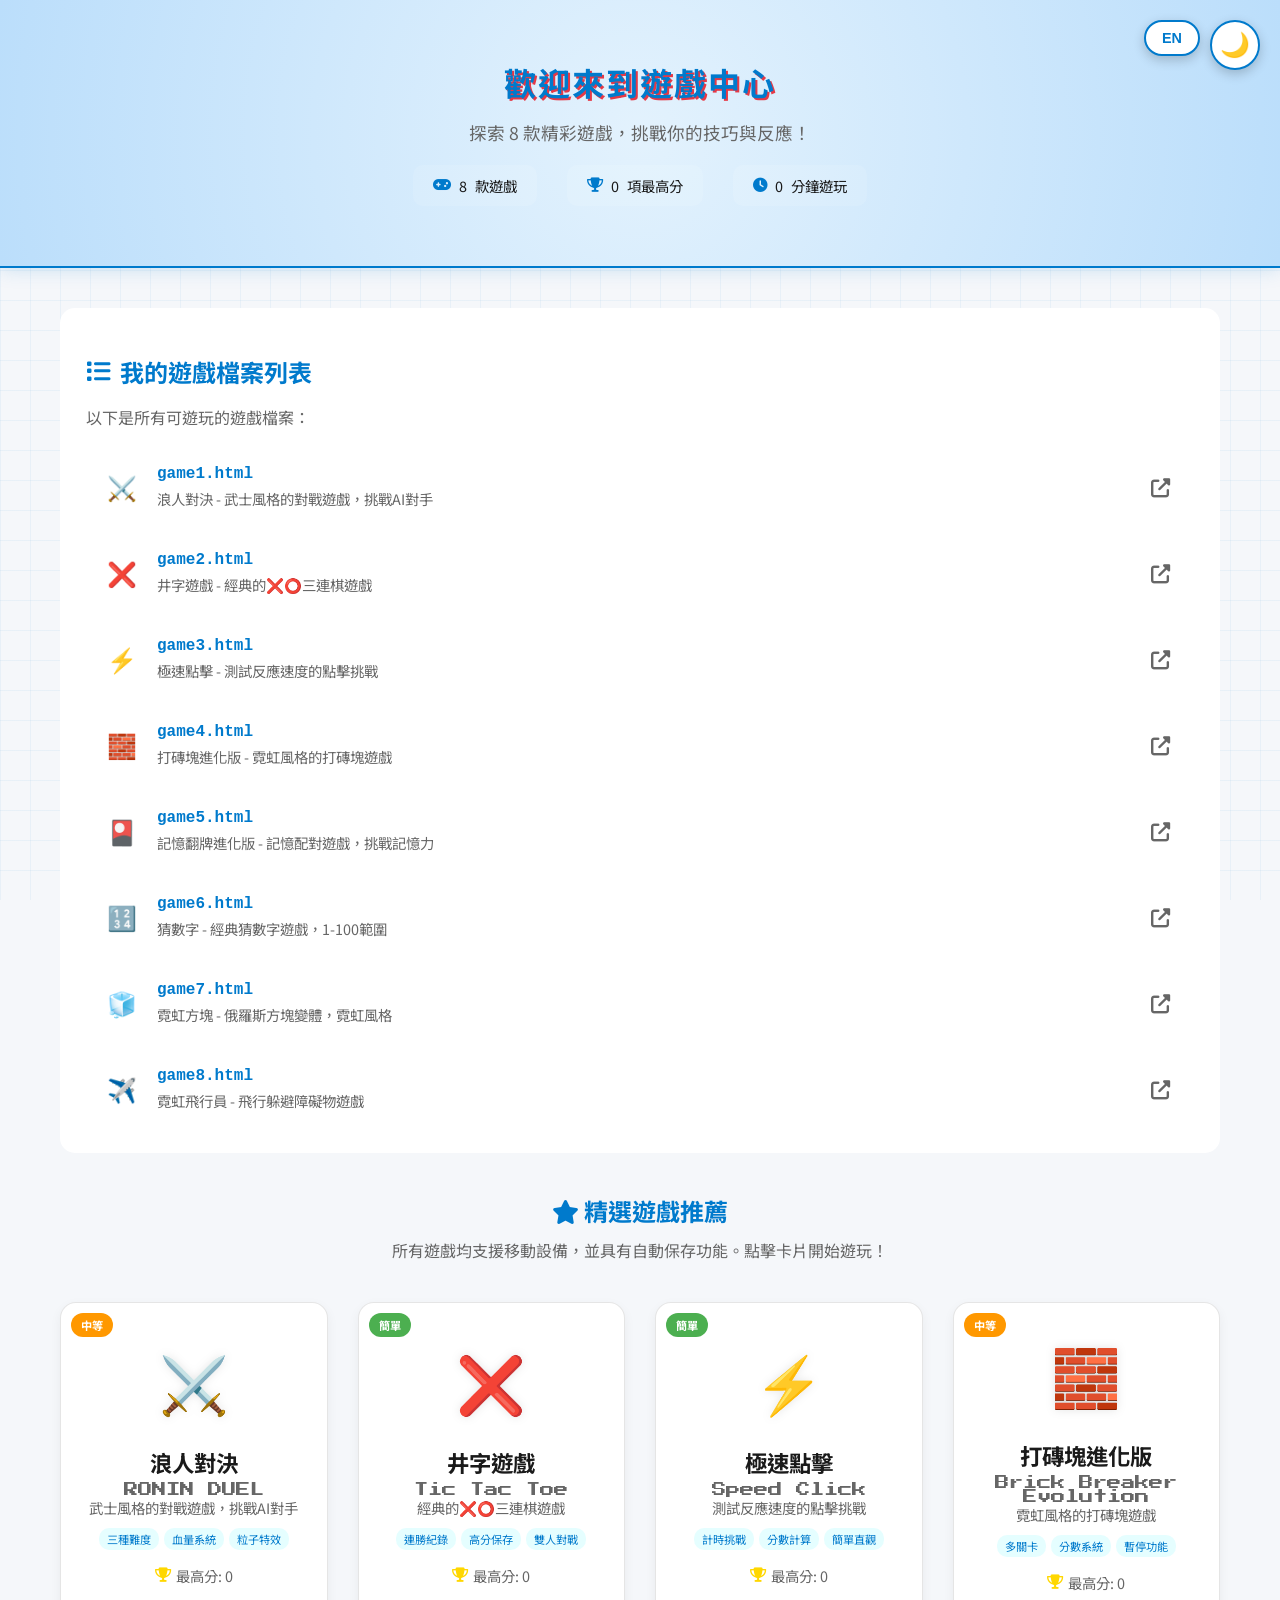
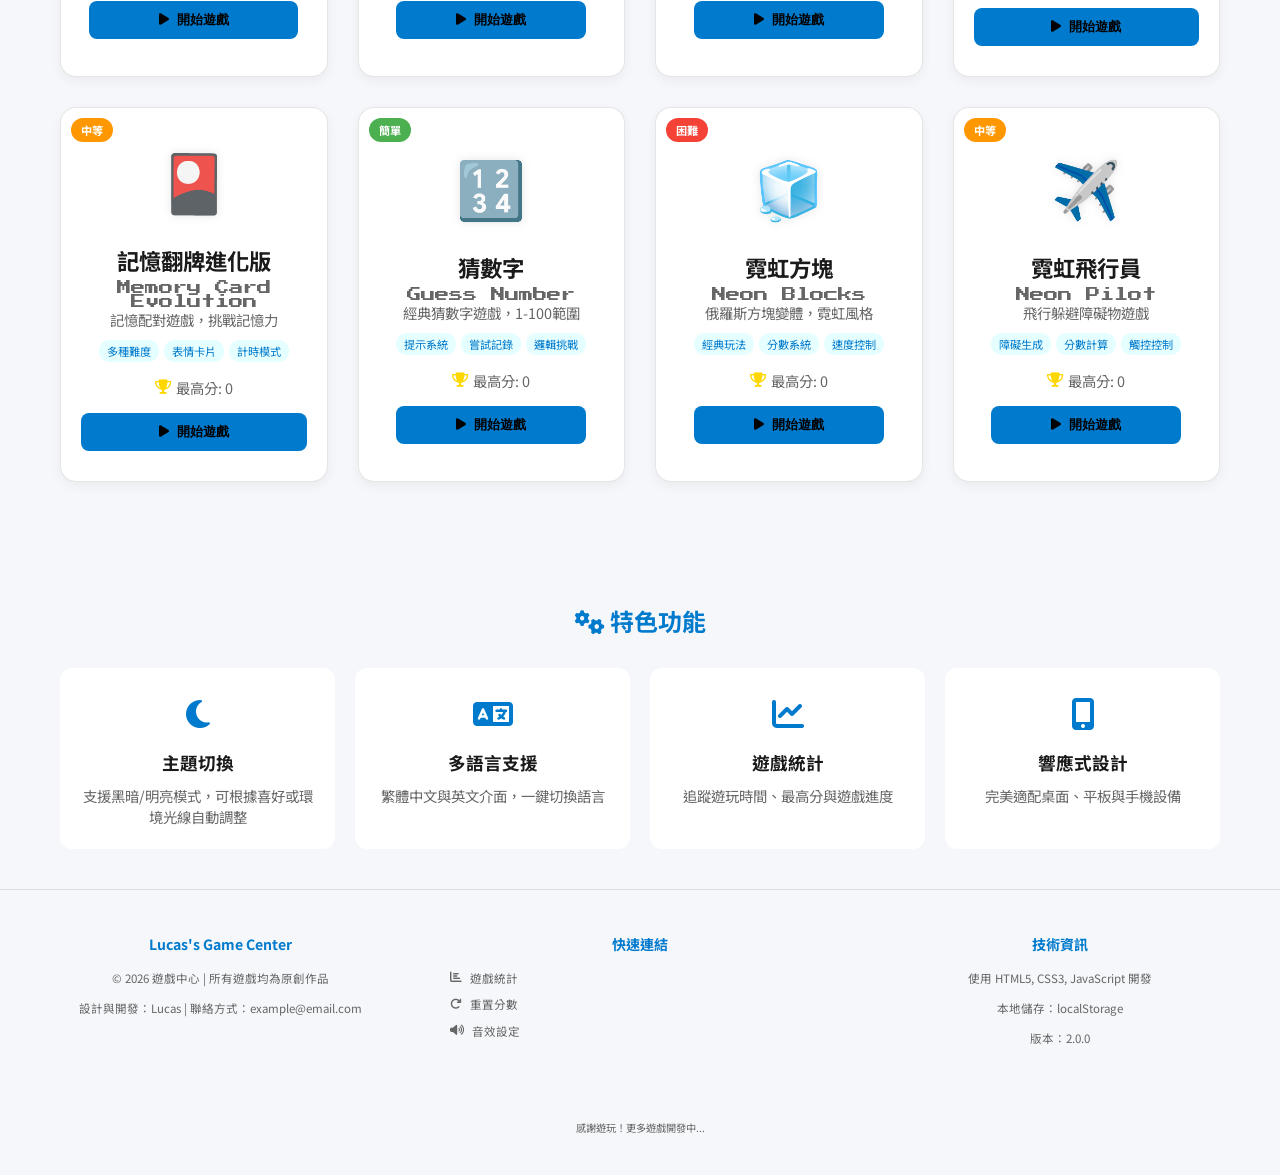
<file: index.html>
<!DOCTYPE html>
<html lang="zh-HK">
<head>
    <meta charset="UTF-8">
    <meta name="viewport" content="width=device-width, initial-scale=1.0">
    <title>Lucas's Game Center - 遊戲中心</title>
    <link rel="stylesheet" href="style.css">
    <link rel="preconnect" href="https://fonts.googleapis.com">
    <link rel="preconnect" href="https://fonts.gstatic.com" crossorigin>
    <link href="https://fonts.googleapis.com/css2?family=Noto+Sans+TC:wght@300;400;500;700&family=Press+Start+2P&display=swap" rel="stylesheet">
    <link rel="stylesheet" href="https://cdnjs.cloudflare.com/ajax/libs/font-awesome/6.4.0/css/all.min.css">
</head>
<body>
    <!-- 背景裝飾 -->
    <div class="bg-overlay"></div>

    <!-- 主題切換按鈕 -->
    <button id="themeToggle" class="theme-toggle" onclick="ThemeManager.toggleTheme()" title="切換主題">
        🌙
    </button>

    <!-- 語言切換按鈕 -->
    <button id="languageToggle" class="language-toggle" onclick="LanguageManager.toggleLanguage()" title="切換語言">
        中文
    </button>

    <!-- 頁首 -->
    <header>
        <h1 data-i18n="welcome">歡迎來到遊戲中心</h1>
        <p class="subtitle">探索 8 款精彩遊戲，挑戰你的技巧與反應！</p>
        <div class="header-stats">
            <span class="stat-item"><i class="fas fa-gamepad"></i> <span id="totalGames">8</span> 款遊戲</span>
            <span class="stat-item"><i class="fas fa-trophy"></i> <span id="totalHighScores">0</span> 項最高分</span>
            <span class="stat-item"><i class="fas fa-clock"></i> <span id="totalPlayTime">0</span> 分鐘遊玩</span>
        </div>
    </header>

    <!-- 主要內容 -->
    <main class="container">
        <!-- 遊戲列表區塊 -->
        <div class="game-list-section">
            <h2><i class="fas fa-list"></i> 我的遊戲檔案列表</h2>
            <p>以下是所有可遊玩的遊戲檔案：</p>
            <div class="file-list" id="fileList">
                <!-- 遊戲檔案列表將由 JavaScript 動態生成 -->
            </div>
        </div>

        <div class="intro-section">
            <h2><i class="fas fa-star"></i> 精選遊戲推薦</h2>
            <p>所有遊戲均支援移動設備，並具有自動保存功能。點擊卡片開始遊玩！</p>
        </div>

        <!-- 遊戲卡片網格 -->
        <div class="game-grid" id="gameGrid">
            <!-- 遊戲卡片將由 JavaScript 動態生成 -->
        </div>

        <!-- 功能介紹 -->
        <div class="features-section">
            <h2><i class="fas fa-cogs"></i> 特色功能</h2>
            <div class="features-grid">
                <div class="feature-card">
                    <div class="feature-icon">
                        <i class="fas fa-moon"></i>
                    </div>
                    <h3>主題切換</h3>
                    <p>支援黑暗/明亮模式，可根據喜好或環境光線自動調整</p>
                </div>
                <div class="feature-card">
                    <div class="feature-icon">
                        <i class="fas fa-language"></i>
                    </div>
                    <h3>多語言支援</h3>
                    <p>繁體中文與英文介面，一鍵切換語言</p>
                </div>
                <div class="feature-card">
                    <div class="feature-icon">
                        <i class="fas fa-chart-line"></i>
                    </div>
                    <h3>遊戲統計</h3>
                    <p>追蹤遊玩時間、最高分與遊戲進度</p>
                </div>
                <div class="feature-card">
                    <div class="feature-icon">
                        <i class="fas fa-mobile-alt"></i>
                    </div>
                    <h3>響應式設計</h3>
                    <p>完美適配桌面、平板與手機設備</p>
                </div>
            </div>
        </div>
    </main>

    <!-- 頁尾 -->
    <footer>
        <div class="footer-content">
            <div class="footer-section">
                <h3>Lucas's Game Center</h3>
                <p>© 2026 遊戲中心 | 所有遊戲均為原創作品</p>
                <p>設計與開發：Lucas | 聯絡方式：example@email.com</p>
            </div>
            <div class="footer-section">
                <h3>快速連結</h3>
                <ul>
                    <li><a href="#" onclick="showGameStats()"><i class="fas fa-chart-bar"></i> 遊戲統計</a></li>
                    <li><a href="#" onclick="resetAllScores()"><i class="fas fa-redo"></i> 重置分數</a></li>
                    <li><a href="#" onclick="toggleAudioSettings()"><i class="fas fa-volume-up"></i> 音效設定</a></li>
                </ul>
            </div>
            <div class="footer-section">
                <h3>技術資訊</h3>
                <p>使用 HTML5, CSS3, JavaScript 開發</p>
                <p>本地儲存：localStorage</p>
                <p>版本：2.0.0</p>
            </div>
        </div>
        <div class="footer-bottom">
            <p>感謝遊玩！更多遊戲開發中...</p>
        </div>
    </footer>

    <!-- 引入共用工具庫 -->
    <script src="common.js"></script>

    <!-- 主頁面 JavaScript -->
    <script>
        // 遊戲數據
        const games = [
            {
                id: 1,
                name: "浪人對決",
                englishName: "RONIN DUEL",
                file: "game1.html",
                icon: "⚔️",
                difficulty: "medium",
                color: "#00f2ff",
                description: "武士風格的對戰遊戲，挑戰AI對手",
                features: ["三種難度", "血量系統", "粒子特效"]
            },
            {
                id: 2,
                name: "井字遊戲",
                englishName: "Tic Tac Toe",
                file: "game2.html",
                icon: "❌",
                difficulty: "easy",
                color: "#ff0077",
                description: "經典的❌⭕三連棋遊戲",
                features: ["連勝紀錄", "高分保存", "雙人對戰"]
            },
            {
                id: 3,
                name: "極速點擊",
                englishName: "Speed Click",
                file: "game3.html",
                icon: "⚡",
                difficulty: "easy",
                color: "#7000ff",
                description: "測試反應速度的點擊挑戰",
                features: ["計時挑戰", "分數計算", "簡單直觀"]
            },
            {
                id: 4,
                name: "打磚塊進化版",
                englishName: "Brick Breaker Evolution",
                file: "game4.html",
                icon: "🧱",
                difficulty: "medium",
                color: "#39ff14",
                description: "霓虹風格的打磚塊遊戲",
                features: ["多關卡", "分數系統", "暫停功能"]
            },
            {
                id: 5,
                name: "記憶翻牌進化版",
                englishName: "Memory Card Evolution",
                file: "game5.html",
                icon: "🎴",
                difficulty: "medium",
                color: "#ffd700",
                description: "記憶配對遊戲，挑戰記憶力",
                features: ["多種難度", "表情卡片", "計時模式"]
            },
            {
                id: 6,
                name: "猜數字",
                englishName: "Guess Number",
                file: "game6.html",
                icon: "🔢",
                difficulty: "easy",
                color: "#00f2ff",
                description: "經典猜數字遊戲，1-100範圍",
                features: ["提示系統", "嘗試記錄", "邏輯挑戰"]
            },
            {
                id: 7,
                name: "霓虹方塊",
                englishName: "Neon Blocks",
                file: "game7.html",
                icon: "🧊",
                difficulty: "hard",
                color: "#ff0077",
                description: "俄羅斯方塊變體，霓虹風格",
                features: ["經典玩法", "分數系統", "速度控制"]
            },
            {
                id: 8,
                name: "霓虹飛行員",
                englishName: "Neon Pilot",
                file: "game8.html",
                icon: "✈️",
                difficulty: "medium",
                color: "#7000ff",
                description: "飛行躲避障礙物遊戲",
                features: ["障礙生成", "分數計算", "觸控控制"]
            }
        ];

        // 難度標籤文字
        const difficultyLabels = {
            easy: "簡單",
            medium: "中等",
            hard: "困難"
        };

        // 難度顏色
        const difficultyColors = {
            easy: "#4CAF50",
            medium: "#FF9800",
            hard: "#F44336"
        };

        // 初始化頁面
        document.addEventListener('DOMContentLoaded', function() {
            renderGameCards();
            renderFileList();
            updateStats();
            setupEventListeners();
        });

        // 渲染遊戲檔案列表
        function renderFileList() {
            const fileList = document.getElementById('fileList');
            fileList.innerHTML = '';
            
            games.forEach(game => {
                const fileItem = document.createElement('div');
                fileItem.className = 'file-item';
                fileItem.innerHTML = `
                    <div class="file-icon">${game.icon}</div>
                    <div class="file-info">
                        <div class="file-name">${game.file}</div>
                        <div class="file-desc">${game.name} - ${game.description}</div>
                    </div>
                    <a href="${game.file}" class="file-link" title="直接開啟遊戲">
                        <i class="fas fa-external-link-alt"></i>
                    </a>
                `;
                fileList.appendChild(fileItem);
            });
        }

        // 渲染遊戲卡片
        function renderGameCards() {
            const gameGrid = document.getElementById('gameGrid');
            gameGrid.innerHTML = '';

            games.forEach(game => {
                const highScore = GameUtils.getHighScore(game.englishName);
                const card = document.createElement('div');
                card.className = 'game-card';
                card.innerHTML = `
                    <div class="game-badge ${game.difficulty}" style="background-color: ${difficultyColors[game.difficulty]}">
                        ${difficultyLabels[game.difficulty]}
                    </div>
                    <div class="icon-wrapper" style="color: ${game.color}">
                        ${game.icon}
                    </div>
                    <div class="card-content">
                        <h3>${game.name}</h3>
                        <p class="game-english">${game.englishName}</p>
                        <p class="game-description">${game.description}</p>
                        <div class="game-features">
                            ${game.features.map(feature => `<span class="feature-tag">${feature}</span>`).join('')}
                        </div>
                        <div class="game-stats">
                            <div class="high-score">
                                <i class="fas fa-trophy"></i>
                                <span>最高分: ${highScore}</span>
                            </div>
                        </div>
                        <button class="play-btn" onclick="playGame('${game.file}')">
                            <i class="fas fa-play"></i> 開始遊戲
                        </button>
                    </div>
                `;
                gameGrid.appendChild(card);
            });
        }

        // 更新統計數據
        function updateStats() {
            // 計算總最高分數量
            let totalHighScores = 0;
            games.forEach(game => {
                if (GameUtils.getHighScore(game.englishName) > 0) {
                    totalHighScores++;
                }
            });
            document.getElementById('totalHighScores').textContent = totalHighScores;

            // 計算總遊玩時間（從遊戲統計）
            const stats = GameStats.getStats('all');
            let totalPlayTime = 0;
            Object.values(stats).forEach(gameStats => {
                totalPlayTime += gameStats.playTime || 0;
            });
            const totalMinutes = Math.floor(totalPlayTime / (1000 * 60));
            document.getElementById('totalPlayTime').textContent = totalMinutes;
        }

        // 設置事件監聽器
        function setupEventListeners() {
            // 主題變化時更新卡片
            document.addEventListener('themechange', function() {
                // 主題變化會自動透過 CSS 處理
                console.log('主題已變更');
            });

            // 語言變化時更新文字
            document.addEventListener('languagechange', function() {
                // 語言變化會由 LanguageManager 自動處理
                console.log('語言已變更');
            });
        }

        // 開始遊戲
        function playGame(gameFile) {
            // 記錄遊戲開始
            const game = games.find(g => g.file === gameFile);
            if (game) {
                GameStats.recordGameStart(game.englishName);
            }
            
            // 顯示載入提示
            GameUtils.showNotification('載入遊戲中...', 'info', 1500);
            
            // 跳轉到遊戲頁面
            setTimeout(() => {
                window.location.href = gameFile;
            }, 500);
        }

        // 顯示遊戲統計
        function showGameStats() {
            GameStats.showStatsPanel();
        }

        // 重置所有分數
        function resetAllScores() {
            if (confirm('確定要重置所有遊戲的最高分嗎？此操作無法復原。')) {
                games.forEach(game => {
                    localStorage.removeItem(`highscore_${game.englishName}`);
                });
                GameUtils.showNotification('所有最高分已重置', 'success');
                renderGameCards();
                updateStats();
            }
        }

        // 切換音效設定
        function toggleAudioSettings() {
            GameUtils.showNotification('音效設定功能開發中...', 'info');
        }

        // 3D 視圖切換（保留現有功能）
        function toggle3DView() {
            GameUtils.showNotification('3D 視圖功能開發中...', 'info');
        }
    </script>

    <!-- 額外樣式 -->
    <style>
        .header-stats {
            display: flex;
            justify-content: center;
            gap: 30px;
            margin-top: 20px;
            flex-wrap: wrap;
        }
        
        .stat-item {
            background: rgba(255, 255, 255, 0.1);
            padding: 10px 20px;
            border-radius: 10px;
            font-size: 0.9em;
            display: flex;
            align-items: center;
            gap: 8px;
        }
        
        .stat-item i {
            color: var(--primary-color);
        }
        
        .game-list-section {
            background: var(--card-bg);
            padding: 25px;
            border-radius: 15px;
            margin-bottom: 40px;
            border: 1px solid rgba(255, 255, 255, 0.1);
        }
        
        .game-list-section h2 {
            color: var(--primary-color);
            margin-bottom: 15px;
            display: flex;
            align-items: center;
            gap: 10px;
        }
        
        .game-list-section p {
            color: var(--text-muted);
            margin-bottom: 20px;
        }
        
        .file-list {
            display: flex;
            flex-direction: column;
            gap: 10px;
        }
        
        .file-item {
            display: flex;
            align-items: center;
            padding: 15px;
            background: rgba(255, 255, 255, 0.05);
            border-radius: 10px;
            border: 1px solid rgba(255, 255, 255, 0.05);
            transition: all 0.3s ease;
        }
        
        .file-item:hover {
            background: rgba(255, 255, 255, 0.1);
            border-color: var(--primary-color);
            transform: translateX(5px);
        }
        
        .file-icon {
            font-size: 1.5em;
            margin-right: 15px;
            width: 40px;
            text-align: center;
        }
        
        .file-info {
            flex: 1;
        }
        
        .file-name {
            font-family: 'Courier New', monospace;
            color: var(--primary-color);
            font-weight: bold;
            margin-bottom: 5px;
        }
        
        .file-desc {
            color: var(--text-muted);
            font-size: 0.9em;
        }
        
        .file-link {
            color: var(--text-muted);
            font-size: 1.2em;
            padding: 8px;
            border-radius: 5px;
            transition: all 0.3s ease;
        }
        
        .file-link:hover {
            color: var(--primary-color);
            background: rgba(0, 242, 255, 0.1);
        }
        
        .intro-section {
            text-align: center;
            margin-bottom: 40px;
        }
        
        .intro-section h2 {
            color: var(--primary-color);
            margin-bottom: 10px;
        }
        
        .intro-section p {
            color: var(--text-muted);
            max-width: 600px;
            margin: 0 auto;
        }
        
        .game-english {
            font-family: var(--font-retro);
            font-size: 0.8em;
            color: var(--primary-color);
            margin: 5px 0;
        }
        
        .game-badge {
            position: absolute;
            top: 10px;
            left: 10px;
            padding: 4px 10px;
            border-radius: 20px;
            font-size: 0.7em;
            font-weight: bold;
            color: white;
        }
        
        .game-features {
            display: flex;
            flex-wrap: wrap;
            gap: 5px;
            margin: 10px 0;
            justify-content: center;
        }
        
        .feature-tag {
            background: rgba(0, 242, 255, 0.1);
            color: var(--primary-color);
            padding: 3px 8px;
            border-radius: 10px;
            font-size: 0.7em;
        }
        
        .game-stats {
            margin: 15px 0;
            display: flex;
            justify-content: center;
        }
        
        .high-score {
            display: flex;
            align-items: center;
            gap: 5px;
            color: var(--text-muted);
            font-size: 0.9em;
        }
        
        .high-score i {
            color: #ffd700;
        }
        
        .play-btn {
            background: var(--primary-color);
            color: #000;
            border: none;
            padding: 10px 20px;
            border-radius: 8px;
            font-weight: bold;
            cursor: pointer;
            transition: all 0.3s ease;
            display: flex;
            align-items: center;
            justify-content: center;
            gap: 8px;
            width: 100%;
            margin-top: 10px;
        }
        
        .play-btn:hover {
            background: var(--secondary-color);
            color: white;
            transform: translateY(-2px);
            box-shadow: 0 5px 15px rgba(255, 0, 85, 0.3);
        }
        
        .features-section {
            margin-top: 60px;
            padding-top: 40px;
            border-top: 1px solid rgba(255, 255, 255, 0.1);
        }
        
        .features-section h2 {
            text-align: center;
            margin-bottom: 30px;
            color: var(--primary-color);
        }
        
        .features-grid {
            display: grid;
            grid-template-columns: repeat(auto-fit, minmax(200px, 1fr));
            gap: 20px;
        }
        
        .feature-card {
            background: var(--card-bg);
            padding: 20px;
            border-radius: 12px;
            text-align: center;
            border: 1px solid rgba(255, 255, 255, 0.1);
            transition: transform 0.3s ease;
        }
        
        .feature-card:hover {
            transform: translateY(-5px);
            border-color: var(--primary-color);
        }
        
        .feature-icon {
            font-size: 2em;
            color: var(--primary-color);
            margin-bottom: 15px;
        }
        
        .feature-card h3 {
            margin: 10px 0;
            font-size: 1.1em;
        }
        
        .feature-card p {
            color: var(--text-muted);
            font-size: 0.9em;
            line-height: 1.5;
            margin: 0;
        }
        
        .footer-content {
            display: grid;
            grid-template-columns: repeat(auto-fit, minmax(250px, 1fr));
            gap: 40px;
            margin-bottom: 30px;
        }
        
        .footer-section h3 {
            color: var(--primary-color);
            margin-bottom: 15px;
            font-size: 1.1em;
        }
        
        .footer-section p, .footer-section li {
            color: var(--text-muted);
            font-size: 0.9em;
            line-height: 1.6;
        }
        
        .footer-section ul {
            list-style: none;
            padding: 0;
            margin: 0;
        }
        
        .footer-section li {
            margin-bottom: 8px;
        }
        
        .footer-section a {
            color: var(--text-muted);
            text-decoration: none;
            transition: color 0.3s ease;
            display: flex;
            align-items: center;
            gap: 8px;
        }
        
        .footer-section a:hover {
            color: var(--primary-color);
        }
        
        .footer-bottom {
            text-align: center;
            padding-top: 20px;
            border-top: 1px solid rgba(255, 255, 255, 0.1);
            color: var(--text-muted);
            font-size: 0.8em;
        }
        
        /* 響應式設計 */
        @media (max-width: 768px) {
            .header-stats {
                gap: 15px;
            }
            
            .stat-item {
                padding: 8px 15px;
                font-size: 0.8em;
            }
            
            .features-grid {
                grid-template-columns: 1fr;
            }
            
            .footer-content {
                grid-template-columns: 1fr;
                gap: 30px;
            }
        }
        
        @media (max-width: 480px) {
            .game-grid {
                grid-template-columns: 1fr;
            }
            
            .header-stats {
                flex-direction: column;
                align-items: center;
            }
        }
    </style>
</body>
</html>
</file>
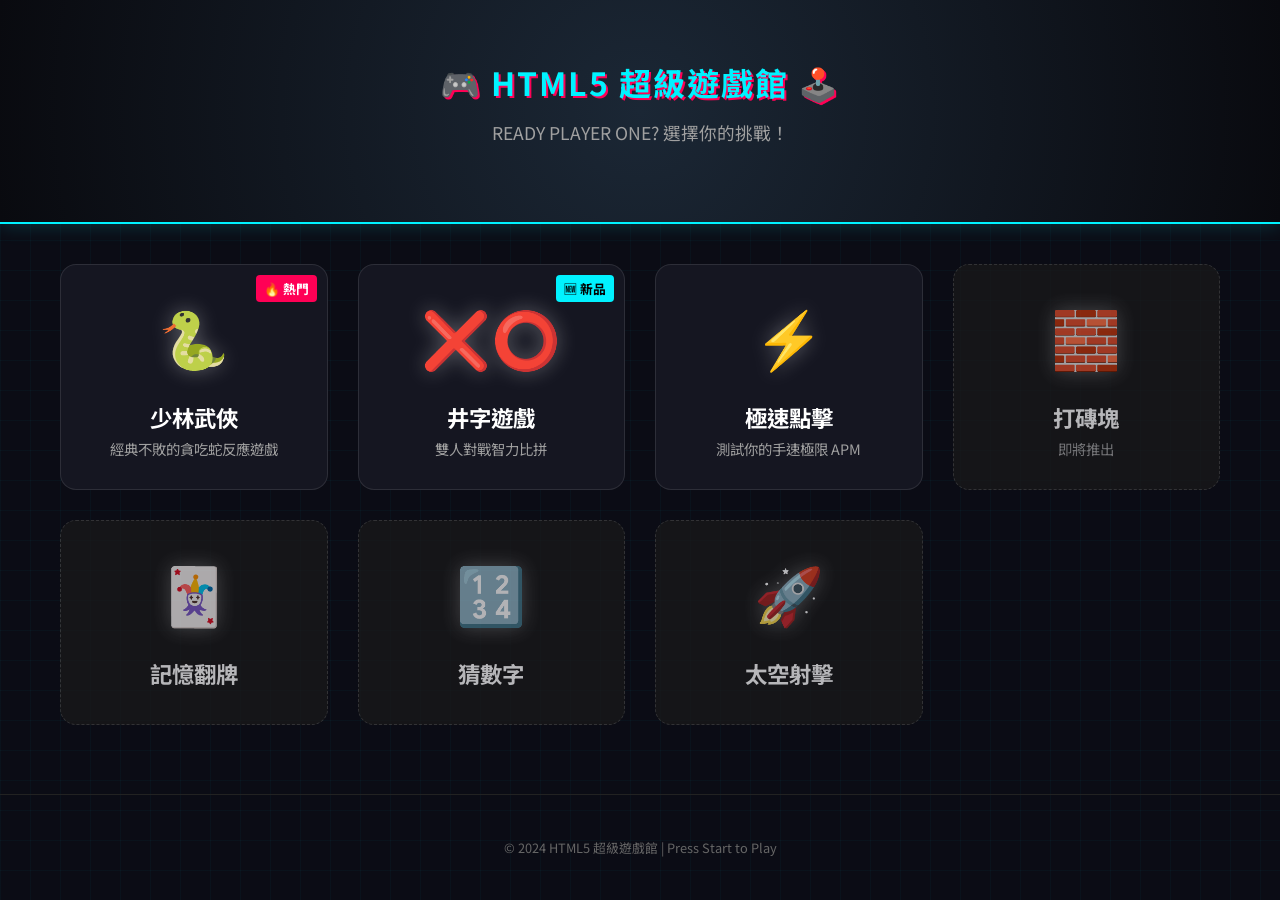
<file: 遊戲館/index.html>
<!DOCTYPE html>
<html lang="zh-Hant">
<head>
    <meta charset="UTF-8">
    <meta name="viewport" content="width=device-width, initial-scale=1.0">
    <title>HTML5 超級遊戲館</title>
    <link href="https://fonts.googleapis.com/css2?family=Noto+Sans+TC:wght@400;700&family=Press+Start+2P&display=swap" rel="stylesheet">
    <link rel="stylesheet" href="style.css">
</head>
<body>

    <div class="bg-overlay"></div>

    <header>
        <div class="header-content">
            <h1>🎮 HTML5 超級遊戲館 🕹️</h1>
            <p class="subtitle">READY PLAYER ONE? 選擇你的挑戰！</p>
        </div>
    </header>

    <main class="container">
        <div class="game-grid">
            <a href="game1.html" class="game-card hot">
                <span class="badge">🔥 熱門</span>
                <div class="icon-wrapper">🐍</div>
                <div class="card-content">
                    <h3>少林武俠</h3>
                    <p>經典不敗的貪吃蛇反應遊戲</p>
                </div>
            </a>

            <a href="game2.html" class="game-card new">
                <span class="badge">🆕 新品</span>
                <div class="icon-wrapper">❌⭕</div>
                <div class="card-content">
                    <h3>井字遊戲</h3>
                    <p>雙人對戰智力比拼</p>
                </div>
            </a>

            <a href="game3.html" class="game-card">
                <div class="icon-wrapper">⚡</div>
                <div class="card-content">
                    <h3>極速點擊</h3>
                    <p>測試你的手速極限 APM</p>
                </div>
            </a>

            <div class="game-card locked">
                <div class="lock-overlay"><span class="lock-icon">🔒</span></div>
                <div class="icon-wrapper">🧱</div>
                <div class="card-content">
                    <h3>打磚塊</h3>
                    <p>即將推出</p>
                </div>
            </div>

            <div class="game-card locked">
                <div class="lock-overlay"><span class="lock-icon">🔒</span></div>
                <div class="icon-wrapper">🃏</div>
                <div class="card-content"><h3>記憶翻牌</h3></div>
            </div>

            <div class="game-card locked">
                <div class="lock-overlay"><span class="lock-icon">🔒</span></div>
                <div class="icon-wrapper">🔢</div>
                <div class="card-content"><h3>猜數字</h3></div>
            </div>
            
            <div class="game-card locked">
                <div class="lock-overlay"><span class="lock-icon">🔒</span></div>
                <div class="icon-wrapper">🚀</div>
                <div class="card-content"><h3>太空射擊</h3></div>
            </div>
        </div>
    </main>

    <footer>
        <p>© 2024 HTML5 超級遊戲館 | Press Start to Play</p>
    </footer>

</body>
</html>
</file>
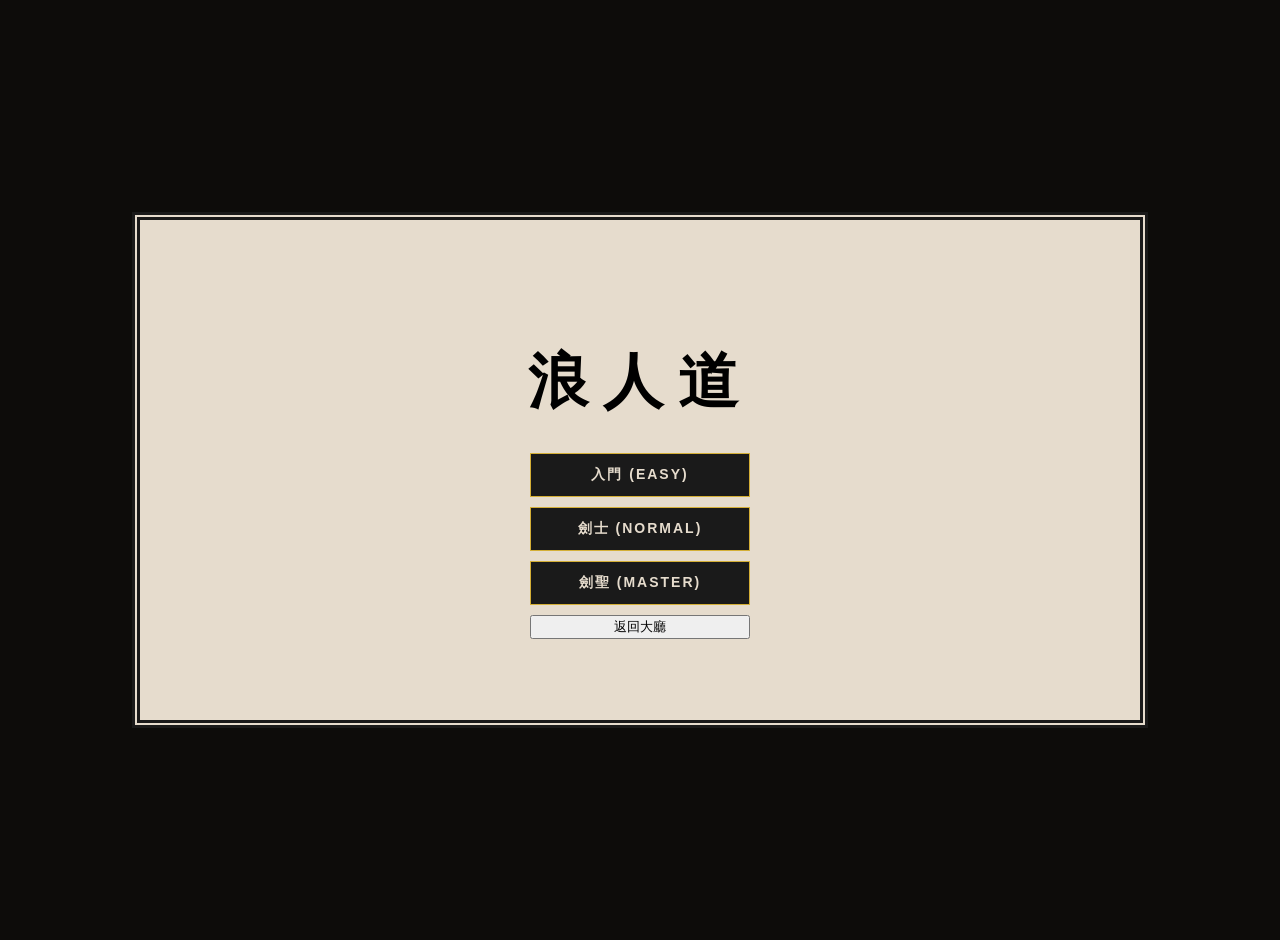
<file: game1.html>
<!DOCTYPE html>
<html lang="zh-HK">
<head>
    <meta charset="UTF-8">
    <title>RONIN DUEL - 難度選擇</title>
    <style>
        :root {
            --bg: #0d0c0a; --p1-color: #8b0000; --ai-color: #2f4f4f;
            --gold: #d4af37; --paper: #e6dccd; --ink: #1a1a1a;
        }
        body { 
            margin: 0; 
            background: var(--bg); 
            display: flex; 
            justify-content: center; 
            align-items: center; 
            height: 100vh; 
            font-family: serif; 
            overflow: hidden; 
            touch-action: none;
            padding: min(20px, 3vw);
        }
        #gameContainer { 
            position: relative; 
            border: min(8px, 1.5vw) double var(--ink); 
            background: var(--paper); 
            overflow: hidden; 
            max-width: 95vw;
            max-height: 80vh;
        }
        canvas { 
            display: block; 
            max-width: 100%;
            max-height: 100%;
        }
        
        /* UI 系統 */
        .hud { position: absolute; top: 30px; width: 100%; display: flex; justify-content: space-between; padding: 0 50px; box-sizing: border-box; pointer-events: none; z-index: 10; }
        .stats { width: 300px; }
        .label { font-size: 18px; margin-bottom: 5px; font-weight: 900; color: var(--ink); }
        .bar-outer { height: 14px; background: rgba(0,0,0,0.1); border: 2px solid var(--ink); position: relative; }
        .bar-inner { height: 100%; position: absolute; transition: width 0.2s; }
        #p1HP { background: var(--p1-color); }
        #aiHP { background: var(--ai-color); right: 0; }
        .stamina-bar { height: 4px; width: 0%; background: var(--gold); margin-top: 4px; }

        #overlay, #winScreen { position: absolute; inset: 0; background: var(--paper); display: flex; flex-direction: column; justify-content: center; align-items: center; z-index: 100; }
        .btn-group { display: flex; flex-direction: column; gap: 10px; width: 220px; }
        .btn { 
            padding: clamp(10px, 2.5vw, 12px); 
            background: var(--ink); 
            color: var(--paper); 
            border: 1px solid var(--gold); 
            cursor: pointer; 
            font-size: clamp(14px, 3.5vw, 18px); 
            letter-spacing: clamp(3px, 1vw, 5px); 
            font-weight: bold; 
            transition: transform 0.1s;
        }
        .btn:hover { background: var(--gold); color: var(--ink); }
        .btn:active { transform: scale(0.95); }
        .btn-diff { font-size: clamp(12px, 3vw, 14px); letter-spacing: clamp(2px, 0.8vw, 2px); }
        
        .difficulty-indicator { position: absolute; top: 10px; left: 50%; transform: translateX(-50%); font-size: 12px; color: var(--ink); letter-spacing: 5px; opacity: 0.5; }
        .hint { 
            position: absolute; 
            bottom: min(20px, 4vw); 
            color: var(--ink); 
            font-size: clamp(10px, 2.5vw, 12px); 
        }
        
        /* 觸控控制 */
        .touch-controls {
            position: fixed;
            bottom: min(30px, 5vw);
            left: 50%;
            transform: translateX(-50%);
            display: none;
            gap: min(15px, 3vw);
            z-index: 1000;
        }
        
        .touch-btn {
            width: min(50px, 10vw);
            height: min(50px, 10vw);
            background: rgba(139, 0, 0, 0.3);
            border: 2px solid var(--p1-color);
            border-radius: 50%;
            color: var(--paper);
            font-size: clamp(12px, 3vw, 16px);
            font-weight: bold;
            display: flex;
            align-items: center;
            justify-content: center;
            cursor: pointer;
            transition: all 0.2s;
        }
        
        .touch-btn:active {
            background: rgba(139, 0, 0, 0.6);
            transform: scale(0.9);
        }
        
        .touch-controls-row {
            display: flex;
            gap: min(10px, 2vw);
            align-items: center;
        }
        
        .move-controls {
            position: fixed;
            left: min(30px, 5vw);
            bottom: min(30px, 5vw);
            display: none;
            z-index: 1000;
        }
        
        .dpad {
            position: relative;
            width: min(120px, 20vw);
            height: min(120px, 20vw);
        }
        
        .dpad-btn {
            position: absolute;
            background: rgba(0, 0, 0, 0.5);
            border: 2px solid var(--ink);
            color: var(--paper);
            display: flex;
            align-items: center;
            justify-content: center;
            cursor: pointer;
            transition: all 0.2s;
        }
        
        .dpad-btn:active {
            background: rgba(0, 0, 0, 0.8);
        }
        
        .dpad-up {
            top: 0;
            left: 50%;
            transform: translateX(-50%);
            width: min(40px, 8vw);
            height: min(40px, 8vw);
        }
        
        .dpad-down {
            bottom: 0;
            left: 50%;
            transform: translateX(-50%);
            width: min(40px, 8vw);
            height: min(40px, 8vw);
        }
        
        .dpad-left {
            left: 0;
            top: 50%;
            transform: translateY(-50%);
            width: min(40px, 8vw);
            height: min(40px, 8vw);
        }
        
        .dpad-right {
            right: 0;
            top: 50%;
            transform: translateY(-50%);
            width: min(40px, 8vw);
            height: min(40px, 8vw);
        }
        
        @media (max-width: 768px) {
            .touch-controls, .move-controls { display: block; }
            .hint { display: none; }
        }
    </style>
</head>
<body>

<div id="gameContainer">
    <div id="diffTag" class="difficulty-indicator"></div>

    <div class="hud" id="gameHUD" style="display:none;">
        <div class="stats">
            <div class="label">赤流</div>
            <div class="bar-outer"><div id="p1HP" class="bar-inner" style="width: 100%;"></div></div>
            <div id="p1EN" class="stamina-bar"></div>
        </div>
        <div class="stats" style="text-align:right;">
            <div class="label">墨影</div>
            <div class="bar-outer"><div id="aiHP" class="bar-inner" style="width: 100%;"></div></div>
            <div id="aiEN" class="stamina-bar" style="margin-left: auto;"></div>
        </div>
    </div>

    <div id="overlay">
        <h1 style="font-size: 60px; letter-spacing: 15px; margin-bottom: 30px;">浪人道</h1>
        <div class="btn-group">
            <button class="btn btn-diff" onclick="startGame('EASY')">入門 (EASY)</button>
            <button class="btn btn-diff" onclick="startGame('NORMAL')">劍士 (NORMAL)</button>
            <button class="btn btn-diff" onclick="startGame('MASTER')">劍聖 (MASTER)</button>
            <button onclick="window.location.href='index.html#back'">返回大廳</button>
        </div>
    </div>

    <div id="winScreen" style="display:none;">
        <h2 id="resultMsg" style="font-size:40px;">勝負已分</h2>
        <div class="btn-group">
            <button class="btn" onclick="location.reload()">再戰</button>
            <button onclick="window.location.href='index.html#back'">返回大廳</button>
        </div>
    </div>

    <canvas id="stage" width="1000" height="500"></canvas>
    <div class="hint">背後不設防 | 劍聖難度下 AI 會進行瞬移繞背</div>
    
    <!-- 觸控控制 -->
    <div class="touch-controls">
        <div class="touch-controls-row">
            <div class="touch-btn" id="attackBtn">攻</div>
            <div class="touch-btn" id="blockBtn">防</div>
            <div class="touch-btn" id="dashBtn">衝</div>
        </div>
    </div>
    
    <div class="move-controls">
        <div class="dpad">
            <div class="dpad-btn dpad-up" id="upBtn">↑</div>
            <div class="dpad-btn dpad-down" id="downBtn">↓</div>
            <div class="dpad-btn dpad-left" id="leftBtn">←</div>
            <div class="dpad-btn dpad-right" id="rightBtn">→</div>
        </div>
    </div>
</div>

<script>
    const canvas = document.getElementById('stage');
    const ctx = canvas.getContext('2d');
    const keys = {};
    let gameRunning = false, shake = 0, particles = [], hitStop = 0;
    let currentDifficulty = 'NORMAL';

    const COLOR_P1 = '#8b0000', COLOR_AI = '#2f4f4f', COLOR_GOLD = '#d4af37', COLOR_INK = '#1a1a1a', COLOR_PAPER = '#e6dccd';
    const MIN_Y = 280, MAX_Y = 460;

    // 難度配置表
    const DIFF_SETTINGS = {
        'EASY':   { aiReaction: 0.02, aiBlockChance: 0.1, aiDashChance: 0,   aiEnRegen: 0.2 },
        'NORMAL': { aiReaction: 0.05, aiBlockChance: 0.3, aiDashChance: 0.05, aiEnRegen: 0.4 },
        'MASTER': { aiReaction: 0.09, aiBlockChance: 0.6, aiDashChance: 0.15, aiEnRegen: 0.8 }
    };

    function backToHub() { window.location.href = `index.html`; }

    class Particle {
        constructor(x, y, color) {
            this.x = x; this.y = y;
            this.vx = (Math.random()-0.5)*8; this.vy = (Math.random()-0.5)*8;
            this.life = 1.0; this.color = color;
        }
        update() { this.x += this.vx; this.y += this.vy; this.life -= 0.05; }
        draw() {
            ctx.globalAlpha = this.life;
            ctx.fillStyle = this.color;
            ctx.fillRect(this.x, this.y, 3, 3);
            ctx.globalAlpha = 1.0; 
        }
    }

    class Fighter {
        constructor(x, y, color, isAI) {
            this.pos = {x, y}; this.vel = {x: 0, y: 0};
            this.color = color; this.isAI = isAI;
            this.hp = 100; this.en = 0;
            this.facing = isAI ? -1 : 1;
            this.state = 'IDLE'; this.timer = 0;
            this.blockHits = 0;
        }

        draw() {
            const scale = 0.75 + (this.pos.y - MIN_Y) / (MAX_Y - MIN_Y) * 0.45;
            ctx.save();
            ctx.translate(this.pos.x, this.pos.y);
            ctx.scale(scale * this.facing, scale);
            if (shake > 0) ctx.translate((Math.random()-0.5)*shake, (Math.random()-0.5)*shake);
            ctx.fillStyle = 'rgba(0,0,0,0.15)'; // 影子
            ctx.beginPath(); ctx.ellipse(0, 0, 35, 8, 0, 0, Math.PI*2); ctx.fill();
            ctx.translate(0, -65);
            ctx.fillStyle = (this.state === 'HURT' || this.state === 'STUNNED') ? '#fff' : this.color;
            ctx.beginPath(); // 浪人模組
            ctx.moveTo(-25, 45); ctx.lineTo(25, 45); ctx.lineTo(15, -10); ctx.lineTo(-15, -10); ctx.fill();
            ctx.fillRect(-18, -35, 36, 30);
            ctx.fillStyle = COLOR_INK; ctx.fillRect(-20, -10, 40, 6);
            ctx.fillStyle = '#f3d1b0'; ctx.fillRect(-8, -52, 16, 18);
            ctx.fillStyle = '#7a6851'; ctx.beginPath(); ctx.moveTo(-40, -48); ctx.lineTo(40, -48); ctx.lineTo(0, -80); ctx.fill(); ctx.stroke();
            ctx.strokeStyle = COLOR_INK; ctx.lineWidth = 3;
            if(this.state === 'ATTACK') { ctx.beginPath(); ctx.moveTo(0, -15); ctx.lineTo(65, -15); ctx.stroke(); }
            else if(this.state === 'BLOCK') { ctx.strokeStyle = COLOR_GOLD; ctx.beginPath(); ctx.moveTo(15, 20); ctx.lineTo(25, -50); ctx.stroke(); }
            ctx.restore();
        }

        update(target) {
            if(hitStop > 0) return;
            this.pos.x += this.vel.x; this.pos.y += this.vel.y;
            this.vel.x *= 0.8; this.vel.y *= 0.8;
            this.pos.x = Math.max(70, Math.min(canvas.width-70, this.pos.x));
            this.pos.y = Math.max(MIN_Y, Math.min(MAX_Y, this.pos.y));
            if(this.timer > 0) {
                this.timer--;
                if(this.timer === 0) this.state = 'IDLE';
            }
            const regen = this.isAI ? DIFF_SETTINGS[currentDifficulty].aiEnRegen : 0.4;
            this.en = Math.min(100, this.en + regen);
            document.getElementById(this.isAI ? 'aiEN' : 'p1EN').style.width = this.en + '%';
            this.draw();
        }

        perform(type, target) {
            if(this.state !== 'IDLE' && this.state !== 'BLOCK') return;
            if(type === 'ATTACK') {
                this.state = 'ATTACK'; this.timer = 18;
                if(Math.abs(this.pos.x - target.pos.x) < 135 && Math.abs(this.pos.y - target.pos.y) < 45) target.getHit(12, this.facing, this.pos.x);
            } else if(type === 'DASH' && this.en >= 35) {
                this.en -= 35; this.pos.x += this.facing * 200; this.state = 'IDLE';
            }
        }

        getHit(dmg, dir, attackerX) {
            const isFront = (attackerX > this.pos.x && this.facing === 1) || (attackerX < this.pos.x && this.facing === -1);
            if(this.state === 'BLOCK' && isFront) {
                this.blockHits++; shake = 5;
                if(this.blockHits >= 5) { this.state = 'STUNNED'; this.timer = 100; this.blockHits = 0; shake = 25; }
            } else {
                this.hp -= dmg; this.state = 'HURT'; this.timer = 15;
                this.vel.x = dir * 15; shake = 10; hitStop = 3;
                for(let i=0; i<10; i++) particles.push(new Particle(this.pos.x, this.pos.y-40, this.color));
            }
            document.getElementById(this.isAI ? 'aiHP' : 'p1HP').style.width = Math.max(0, this.hp) + '%';
            if(this.hp <= 0) endGame(this.isAI ? 'WIN' : 'LOSS');
        }
    }

    let p1, ai;
    function startGame(diff) {
        currentDifficulty = diff;
        document.getElementById('overlay').style.display = 'none';
        document.getElementById('gameHUD').style.display = 'flex';
        document.getElementById('diffTag').innerText = "難度：" + diff;
        p1 = new Fighter(200, 380, COLOR_P1, false);
        ai = new Fighter(800, 380, COLOR_AI, true);
        gameRunning = true; mainLoop();
    }

    function mainLoop() {
        if(!gameRunning) return;
        ctx.globalAlpha = 1.0; ctx.fillStyle = COLOR_PAPER; ctx.fillRect(0, 0, canvas.width, canvas.height);

        if(hitStop > 0) { hitStop--; p1.draw(); ai.draw(); requestAnimationFrame(mainLoop); return; }

        // P1
        if(p1.state === 'IDLE' || p1.state === 'BLOCK') {
            if(keys['w']) p1.vel.y = -6; if(keys['s']) p1.vel.y = 6;
            if(keys['a']) { p1.vel.x = -8; p1.facing = -1; }
            if(keys['d']) { p1.vel.x = 8; p1.facing = 1; }
            if(keys['j']) p1.perform('ATTACK', ai);
            if(keys['k']) p1.state = 'BLOCK'; else if(p1.state === 'BLOCK') p1.state = 'IDLE';
            if(keys['l']) p1.perform('DASH', ai);
        }

        // AI 邏輯 (難度感知)
        const cfg = DIFF_SETTINGS[currentDifficulty];
        if(ai.state === 'IDLE') {
            const dx = p1.pos.x - ai.pos.x;
            const dy = p1.pos.y - ai.pos.y;
            ai.facing = dx > 0 ? 1 : -1;

            // 劍聖特有：偵測玩家攻擊並進行瞬移繞背
            if(currentDifficulty === 'MASTER' && p1.state === 'ATTACK' && Math.abs(dx) < 150 && ai.en >= 35 && Math.random() < cfg.aiDashChance) {
                ai.perform('DASH', p1);
            } else {
                if(Math.abs(dx) > 110) ai.vel.x = ai.facing * 4;
                if(Math.abs(dy) > 20) ai.vel.y = dy > 0 ? 3 : -3;
                if(Math.abs(dx) < 140 && Math.abs(dy) < 50) {
                    if(Math.random() < cfg.aiReaction) ai.perform('ATTACK', p1);
                    if(p1.state === 'ATTACK' && Math.random() < cfg.aiBlockChance) ai.state = 'BLOCK';
                }
            }
        }

        p1.update(ai); ai.update(p1);
        particles = particles.filter(p => { p.update(); p.draw(); return p.life > 0; });
        if(shake > 0) shake--;
        requestAnimationFrame(mainLoop);
    }

    function endGame(res) {
        gameRunning = false;
        document.getElementById('winScreen').style.display = 'flex';
        document.getElementById('resultMsg').innerText = res === 'WIN' ? "一閃 · 勝立" : "殞落";
    }

    window.onkeydown = e => keys[e.key.toLowerCase()] = true;
    window.onkeyup = e => keys[e.key.toLowerCase()] = false;
    
    // 觸控控制
    function setupTouchControls() {
        const attackBtn = document.getElementById('attackBtn');
        const blockBtn = document.getElementById('blockBtn');
        const dashBtn = document.getElementById('dashBtn');
        const upBtn = document.getElementById('upBtn');
        const downBtn = document.getElementById('downBtn');
        const leftBtn = document.getElementById('leftBtn');
        const rightBtn = document.getElementById('rightBtn');
        
        // 攻擊按鈕
        attackBtn.addEventListener('touchstart', (e) => {
            e.preventDefault();
            keys['j'] = true;
        });
        
        attackBtn.addEventListener('touchend', (e) => {
            e.preventDefault();
            keys['j'] = false;
        });
        
        // 防禦按鈕
        blockBtn.addEventListener('touchstart', (e) => {
            e.preventDefault();
            keys['k'] = true;
        });
        
        blockBtn.addEventListener('touchend', (e) => {
            e.preventDefault();
            keys['k'] = false;
        });
        
        // 衝刺按鈕
        dashBtn.addEventListener('touchstart', (e) => {
            e.preventDefault();
            keys['l'] = true;
        });
        
        dashBtn.addEventListener('touchend', (e) => {
            e.preventDefault();
            keys['l'] = false;
        });
        
        // 方向按鈕
        upBtn.addEventListener('touchstart', (e) => {
            e.preventDefault();
            keys['w'] = true;
        });
        
        upBtn.addEventListener('touchend', (e) => {
            e.preventDefault();
            keys['w'] = false;
        });
        
        downBtn.addEventListener('touchstart', (e) => {
            e.preventDefault();
            keys['s'] = true;
        });
        
        downBtn.addEventListener('touchend', (e) => {
            e.preventDefault();
            keys['s'] = false;
        });
        
        leftBtn.addEventListener('touchstart', (e) => {
            e.preventDefault();
            keys['a'] = true;
        });
        
        leftBtn.addEventListener('touchend', (e) => {
            e.preventDefault();
            keys['a'] = false;
        });
        
        rightBtn.addEventListener('touchstart', (e) => {
            e.preventDefault();
            keys['d'] = true;
        });
        
        rightBtn.addEventListener('touchend', (e) => {
            e.preventDefault();
            keys['d'] = false;
        });
        
        // 滑動控制
        let touchStartX = null;
        let touchStartY = null;
        
        canvas.addEventListener('touchstart', (e) => {
            e.preventDefault();
            touchStartX = e.touches[0].clientX;
            touchStartY = e.touches[0].clientY;
        });
        
        canvas.addEventListener('touchmove', (e) => {
            e.preventDefault();
            if (touchStartX === null || touchStartY === null) return;
            
            const touchX = e.touches[0].clientX;
            const touchY = e.touches[0].clientY;
            const deltaX = touchX - touchStartX;
            const deltaY = touchY - touchStartY;
            
            // 重置所有方向鍵
            keys['w'] = false;
            keys['s'] = false;
            keys['a'] = false;
            keys['d'] = false;
            
            // 根據滑動方向設置移動
            if (Math.abs(deltaX) > 20) {
                if (deltaX > 0) keys['d'] = true;
                else keys['a'] = true;
            }
            
            if (Math.abs(deltaY) > 20) {
                if (deltaY > 0) keys['s'] = true;
                else keys['w'] = true;
            }
        });
        
        canvas.addEventListener('touchend', (e) => {
            e.preventDefault();
            touchStartX = null;
            touchStartY = null;
            keys['w'] = false;
            keys['s'] = false;
            keys['a'] = false;
            keys['d'] = false;
        });
    }
    
    // 初始化觸控控制
    if (window.innerWidth <= 768) {
        setupTouchControls();
    }
</script>
</body>
</html>
</file>
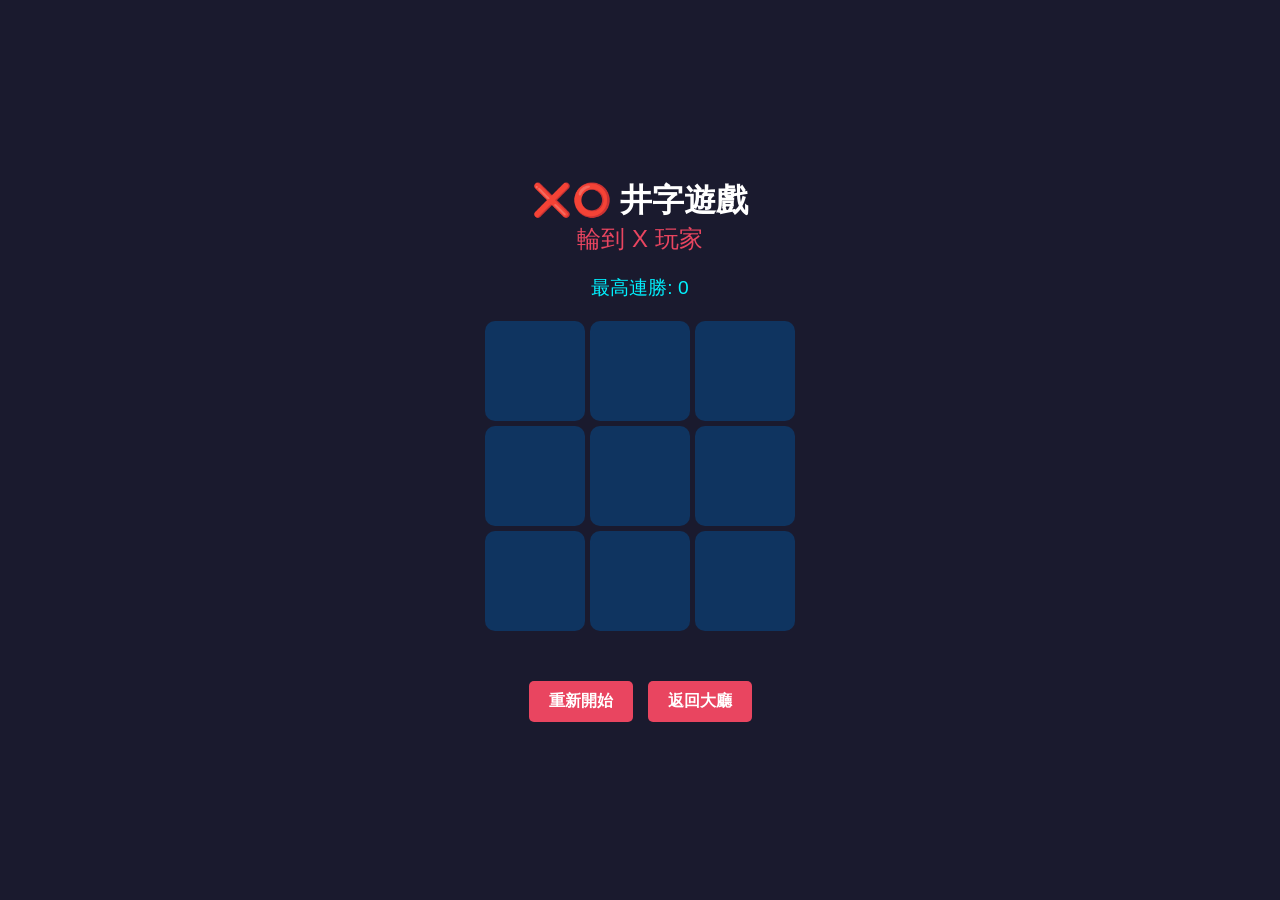
<file: game2.html>
<!DOCTYPE html>
<html>
<head>
    <title>井字遊戲 - 遊戲館</title>
    <style>
        :root { --cell-size: min(100px, 25vw); --gap: min(5px, 1.5vw); }
        body { background: #1a1a2e; color: white; display: flex; flex-direction: column; align-items: center; justify-content: center; height: 100vh; margin: 0; font-family: Arial; touch-action: manipulation; }
        .board { display: grid; grid-template-columns: repeat(3, var(--cell-size)); gap: var(--gap); margin-bottom: min(20px, 5vw); padding: min(10px, 2vw); }
        .cell { width: var(--cell-size); height: var(--cell-size); background: #0f3460; font-size: clamp(2em, 6vw, 3em); display: flex; align-items: center; justify-content: center; cursor: pointer; border-radius: min(10px, 2vw); transition: transform 0.1s; }
        .cell:hover { background: #16213e; transform: scale(0.98); }
        .cell:active { transform: scale(0.95); }
        .back-btn {
            padding: min(10px, 2.5vw) min(20px, 5vw);
            background: #e94560;
            color: white;
            text-decoration: none;
            border-radius: min(5px, 1.5vw);
            font-size: clamp(14px, 4vw, 16px);
            font-weight: bold;
            border: none;
            cursor: pointer;
            transition: transform 0.2s, background 0.2s;
        }
        .back-btn:hover {
            background: #ff2e4d;
            transform: scale(1.05);
        }
        .back-btn:active {
            transform: scale(0.95);
        }
        #status { font-size: clamp(1.2em, 5vw, 1.5em); margin-bottom: min(20px, 5vw); color: #e94560; text-align: center; }
        h2 { font-size: clamp(1.5em, 6vw, 2em); margin: 0; }
    </style>
</head>
<body>
    <h2>❌⭕ 井字遊戲</h2>
    <div id="status">輪到 X 玩家</div>
    <div id="highScore" style="font-size: clamp(1em, 4vw, 1.2em); color: #00f2ff; margin-bottom: 10px;">
        最高連勝: <span id="highScoreValue">0</span>
    </div>
    <div class="board" id="board">
        <div class="cell" onclick="makeMove(0)"></div>
        <div class="cell" onclick="makeMove(1)"></div>
        <div class="cell" onclick="makeMove(2)"></div>
        <div class="cell" onclick="makeMove(3)"></div>
        <div class="cell" onclick="makeMove(4)"></div>
        <div class="cell" onclick="makeMove(5)"></div>
        <div class="cell" onclick="makeMove(6)"></div>
        <div class="cell" onclick="makeMove(7)"></div>
        <div class="cell" onclick="makeMove(8)"></div>
    </div>
    <div style="display: flex; gap: 15px; margin-top: 20px;">
        <button class="back-btn" onclick="resetGame()">重新開始</button>
        <button class="back-btn" onclick="window.location.href='index.html#back'">返回大廳</button>
    </div>

    <script>
        // 引入共用工具庫（如果尚未引入）
        if (typeof GameUtils === 'undefined') {
            console.warn('GameUtils 未載入，高分功能可能受限');
        }

        let currentPlayer = 'X';
        let board = ['', '', '', '', '', '', '', '', ''];
        let gameActive = true;
        let winStreak = 0;
        let highScore = 0;

        // 初始化高分顯示
        function initHighScore() {
            if (typeof GameUtils !== 'undefined') {
                highScore = GameUtils.getHighScore('tictactoe_streak');
            } else {
                // 後備方案：使用 localStorage 直接讀取
                const saved = localStorage.getItem('tictactoe_streak');
                highScore = saved ? parseInt(saved) : 0;
            }
            document.getElementById('highScoreValue').textContent = highScore;
        }

        // 更新連勝紀錄
        function updateWinStreak(isWin) {
            if (isWin) {
                winStreak++;
                if (winStreak > highScore) {
                    highScore = winStreak;
                    document.getElementById('highScoreValue').textContent = highScore;
                    
                    // 保存高分
                    if (typeof GameUtils !== 'undefined') {
                        GameUtils.saveHighScore('tictactoe_streak', highScore);
                        GameUtils.showNotification(`新紀錄！連勝 ${highScore} 場！`, 'success');
                    } else {
                        localStorage.setItem('tictactoe_streak', highScore.toString());
                    }
                }
            } else {
                // 平局或輸掉重置連勝
                winStreak = 0;
            }
        }

        function makeMove(index) {
            if (!gameActive) return;
            if (board[index] !== '') return;
            
            board[index] = currentPlayer;
            document.getElementsByClassName('cell')[index].innerText = currentPlayer;
            checkWinner();
            
            if(gameActive) {
                currentPlayer = currentPlayer === 'X' ? 'O' : 'X';
                document.getElementById('status').innerText = "輪到 " + currentPlayer + " 玩家";
            }
        }

        function checkWinner() {
            const winConditions = [
                [0, 1, 2], [3, 4, 5], [6, 7, 8],
                [0, 3, 6], [1, 4, 7], [2, 5, 8],
                [0, 4, 8], [2, 4, 6]
            ];

            for (let condition of winConditions) {
                const [a, b, c] = condition;
                if (board[a] && board[a] === board[b] && board[a] === board[c]) {
                    const winner = board[a];
                    document.getElementById('status').innerText = "玩家 " + winner + " 獲勝！";
                    gameActive = false;
                    
                    // 更新連勝紀錄（假設 X 是玩家，O 是電腦）
                    updateWinStreak(winner === 'X');
                    return;
                }
            }
            if (!board.includes('')) {
                document.getElementById('status').innerText = "平局！";
                gameActive = false;
                updateWinStreak(false); // 平局重置連勝
            }
        }

        function resetGame() {
            board = ['', '', '', '', '', '', '', '', ''];
            currentPlayer = 'X';
            gameActive = true;
            document.querySelectorAll('.cell').forEach(cell => cell.innerText = '');
            document.getElementById('status').innerText = "輪到 X 玩家";
        }

        // 頁面加載時初始化
        window.onload = function() {
            initHighScore();
        };
    </script>
</body>
</html>
</file>
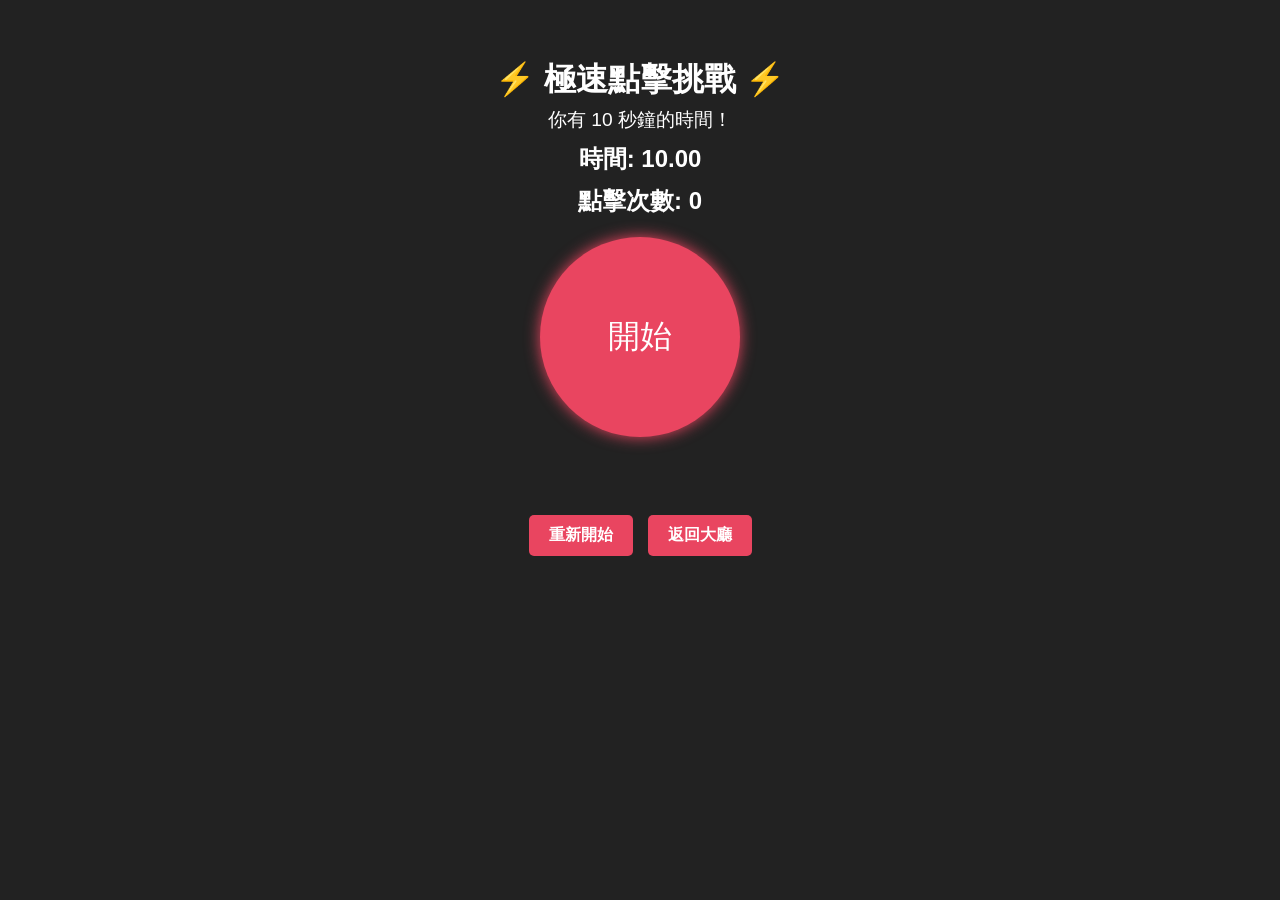
<file: game3.html>
<!DOCTYPE html>
<html>
<head>
    <title>極速點擊 - 遊戲館</title>
    <style>
        :root { --click-size: min(200px, 40vw); }
        body { background: #222; color: white; text-align: center; padding-top: min(50px, 10vh); font-family: Arial; touch-action: manipulation; }
        #clickArea { 
            width: var(--click-size); height: var(--click-size); background: #e94560; border-radius: 50%; margin: min(20px, 4vw) auto; 
            display: flex; align-items: center; justify-content: center; font-size: clamp(1.5em, 5vw, 2em); cursor: pointer; user-select: none;
            box-shadow: 0 0 min(15px, 3vw) #e94560; transition: transform 0.1s;
        }
        #clickArea:active { transform: scale(0.95); background: #ff2e4d; }
        .back-btn {
            margin-top: min(20px, 4vw);
            display: inline-block;
            padding: min(10px, 2.5vw) min(20px, 5vw);
            background: #e94560;
            color: white;
            text-decoration: none;
            border-radius: min(5px, 1.5vw);
            font-weight: bold;
            border: none;
            cursor: pointer;
            transition: transform 0.2s, background 0.2s;
            font-size: clamp(14px, 4vw, 16px);
        }
        .back-btn:hover {
            background: #ff2e4d;
            transform: scale(1.05);
        }
        .back-btn:active {
            transform: scale(0.95);
        }
        h1 { font-size: clamp(1.5em, 6vw, 2em); margin: 0; }
        h2 { font-size: clamp(1.2em, 4vw, 1.5em); margin: min(10px, 2vw) 0; }
        p { font-size: clamp(1em, 3.5vw, 1.2em); margin: min(5px, 1vw) 0; }
    </style>
</head>
<body>
    <h1>⚡ 極速點擊挑戰 ⚡</h1>
    <p>你有 10 秒鐘的時間！</p>
    <h2 id="timer">時間: 10.00</h2>
    <h2 id="score">點擊次數: 0</h2>
    <div id="statusMessage" style="display: none; color: #e94560; font-size: clamp(1em, 4vw, 1.2em); margin: 10px 0; padding: 10px; background: rgba(233, 69, 96, 0.1); border-radius: 10px;"></div>
    
    <div id="clickArea" onclick="clickBtn()">開始</div>
    <br>
    <div style="display: flex; gap: 15px; justify-content: center; margin-top: 20px;">
        <button class="back-btn" onclick="resetGame()">重新開始</button>
        <button class="back-btn" onclick="window.location.href='index.html#back'">返回大廳</button>
    </div>

    <script>
        let score = 0;
        let timeLeft = 10.00;
        let isPlaying = false;
        let timerInterval;
        let gameOver = false;
        let startTime;

        function clickBtn() {
            if (gameOver) return;
            
            if (!isPlaying) {
                isPlaying = true;
                gameOver = false;
                document.getElementById("clickArea").innerText = "點我!";
                document.getElementById("clickArea").style.cursor = "pointer";
                startTime = Date.now();
                
                timerInterval = setInterval(() => {
                    const elapsed = (Date.now() - startTime) / 1000;
                    timeLeft = Math.max(0, 10.00 - elapsed);
                    document.getElementById("timer").innerText = "時間: " + timeLeft.toFixed(2);
                    
                    if (timeLeft <= 0) {
                        endGame();
                    }
                }, 16); // ~60fps
            }
            
            if (timeLeft > 0) {
                score++;
                document.getElementById("score").innerText = "點擊次數: " + score;
            }
        }

        function endGame() {
            clearInterval(timerInterval);
            gameOver = true;
            isPlaying = false;
            timeLeft = 0;
            document.getElementById("timer").innerText = "時間: 0.00";
            document.getElementById("clickArea").innerText = "結束";
            document.getElementById("clickArea").style.cursor = "not-allowed";
            
            // 使用更友好的方式顯示結果，而不是 alert
            setTimeout(() => {
                document.getElementById("statusMessage").innerText = `時間到！你的手速是 ${score} 次！`;
                document.getElementById("statusMessage").style.display = "block";
            }, 100);
        }

        function resetGame() {
            clearInterval(timerInterval);
            score = 0;
            timeLeft = 10.00;
            isPlaying = false;
            gameOver = false;
            document.getElementById("score").innerText = "點擊次數: 0";
            document.getElementById("timer").innerText = "時間: 10.00";
            document.getElementById("clickArea").innerText = "開始";
            document.getElementById("clickArea").style.cursor = "pointer";
            document.getElementById("statusMessage").style.display = "none";
        }
    </script>
</body>
</html>
</file>
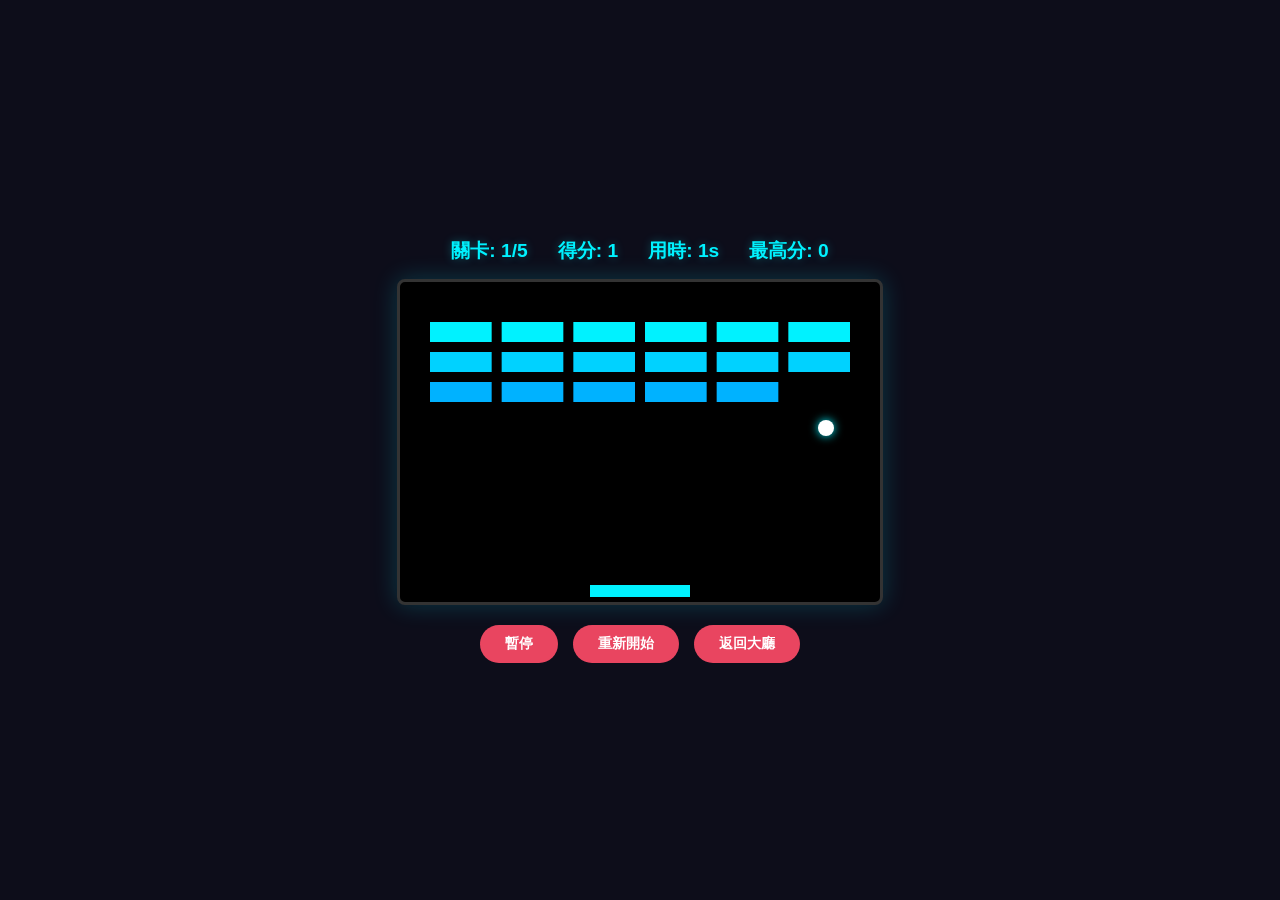
<file: game4.html>
<!DOCTYPE html>
<html lang="zh-Hant">
<head>
    <meta charset="UTF-8">
    <title>打磚塊進化版 - 霓虹電玩館</title>
    <style>
        :root { 
            --primary: #00f2ff; 
            --bg: #0d0d1a; 
            --danger: #e94560; 
            --text: #e0e0e0;
        }
        body { 
            background: var(--bg); 
            color: var(--text); 
            text-align: center; 
            font-family: 'Segoe UI', Arial, sans-serif; 
            margin: 0; 
            display: flex; 
            flex-direction: column; 
            align-items: center; 
            justify-content: center; 
            height: 100vh; 
            overflow: hidden; 
            touch-action: none;
        }
        .stats-bar { 
            display: flex; 
            gap: clamp(10px, 3vw, 30px); 
            margin-bottom: clamp(10px, 3vw, 15px); 
            font-size: clamp(1rem, 3vw, 1.2rem); 
            color: var(--primary); 
            font-weight: bold;
            text-shadow: 0 0 10px rgba(0, 242, 255, 0.3);
        }
        canvas { 
            background: #000; 
            border: min(3px, 0.5vw) solid #333; 
            box-shadow: 0 0 min(25px, 5vw) rgba(0, 242, 255, 0.2); 
            border-radius: min(8px, 1.5vw); 
            max-width: 90vw;
            max-height: 60vh;
        }
        .controls {
            margin-top: clamp(10px, 3vw, 20px);
            display: flex;
            gap: clamp(10px, 2vw, 15px);
        }
        .btn { 
            padding: clamp(8px, 2vw, 10px) clamp(15px, 3vw, 25px); 
            background: var(--danger); 
            color: white; 
            text-decoration: none; 
            border-radius: clamp(25px, 5vw, 50px); 
            font-weight: bold;
            transition: 0.3s;
            border: none;
            cursor: pointer;
            font-size: clamp(12px, 3vw, 14px);
        }
        .btn:hover { 
            box-shadow: 0 0 15px var(--danger); 
            transform: scale(1.05); 
        }
        
        /* 觸控控制提示 */
        .touch-hint {
            position: fixed;
            bottom: clamp(20px, 4vw, 30px);
            left: 50%;
            transform: translateX(-50%);
            background: rgba(0, 0, 0, 0.7);
            color: var(--primary);
            padding: clamp(5px, 2vw, 10px) clamp(15px, 3vw, 20px);
            border-radius: 20px;
            font-size: clamp(12px, 3vw, 14px);
            display: none;
            z-index: 1000;
        }
        
        @media (max-width: 768px) {
            .touch-hint { display: block; }
        }
    </style>
</head>
<body>

    <div class="stats-bar">
        <span>關卡: <span id="levelDisplay">1</span>/5</span>
        <span>得分: <span id="scoreDisplay">0</span></span>
        <span>用時: <span id="timeDisplay">0</span>s</span>
        <span>最高分: <span id="highScoreDisplay">0</span></span>
    </div>

    <canvas id="gameCanvas"></canvas>

    <div class="controls">
        <button class="btn" onclick="togglePause()" id="pauseBtn">暫停</button>
        <button class="btn" onclick="resetGame()">重新開始</button>
        <button class="btn" onclick="window.location.href='index.html#back'">返回大廳</button>
    </div>
    
    <div class="touch-hint">左右滑動控制球板</div>

    <script>
        const canvas = document.getElementById("gameCanvas");
        const ctx = canvas.getContext("2d");

        // 遊戲狀態
        let level = 1;
        let score = 0;
        let totalScore = 0;
        let startTime = Date.now();
        let gamePaused = false;
        let gameRunning = true;
        let highScore = 0;
        
        // 初始化高分
        function initHighScore() {
            const saved = localStorage.getItem('breakout_highscore');
            highScore = saved ? parseInt(saved) : 0;
            document.getElementById('highScoreDisplay').textContent = highScore;
        }
        
        // 更新高分
        function updateHighScore() {
            if (totalScore > highScore) {
                highScore = totalScore;
                document.getElementById('highScoreDisplay').textContent = highScore;
                localStorage.setItem('breakout_highscore', highScore.toString());
                
                // 顯示通知
                if (typeof GameUtils !== 'undefined') {
                    GameUtils.showNotification(`新紀錄！${highScore} 分！`, 'success');
                }
            }
        }
        
        // 暫停/繼續遊戲
        function togglePause() {
            gamePaused = !gamePaused;
            const btn = document.getElementById('pauseBtn');
            btn.textContent = gamePaused ? '繼續' : '暫停';
            
            if (!gamePaused && gameRunning) {
                requestAnimationFrame(update);
            }
        }
        
        // 重置遊戲
        function resetGame() {
            level = 1;
            score = 0;
            totalScore = 0;
            startTime = Date.now();
            gamePaused = false;
            gameRunning = true;
            document.getElementById('pauseBtn').textContent = '暫停';
            initLevel();
        }
        
        // 球與球板變數
        let x, y, dx, dy;
        const ballRadius = 8;
        const paddleHeight = 12;
        const paddleWidth = 100;
        let paddleX;
        let rightPressed = false;
        let leftPressed = false;

        // 磚塊設定
        let bricks = [];
        const levelConfig = [
            { rows: 3, cols: 6, width: 480, height: 320, speed: 3 },
            { rows: 4, cols: 7, width: 560, height: 380, speed: 4 },
            { rows: 5, cols: 8, width: 640, height: 440, speed: 4.5 },
            { rows: 6, cols: 9, width: 720, height: 500, speed: 5 },
            { rows: 7, cols: 10, width: 800, height: 560, speed: 6 }
        ];

        function initLevel() {
            const config = levelConfig[level - 1];
            canvas.width = config.width;
            canvas.height = config.height;
            
            x = canvas.width / 2;
            y = canvas.height - 30;
            dx = config.speed;
            dy = -config.speed;
            paddleX = (canvas.width - paddleWidth) / 2;
            
            // 初始化磚塊矩陣
            bricks = [];
            for (let c = 0; c < config.cols; c++) {
                bricks[c] = [];
                for (let r = 0; r < config.rows; r++) {
                    bricks[c][r] = { x: 0, y: 0, status: 1 };
                }
            }
            document.getElementById("levelDisplay").innerText = level;
        }

        // 鍵盤監聽
        document.addEventListener("keydown", (e) => {
            if (e.key === "Right" || e.key === "ArrowRight") rightPressed = true;
            else if (e.key === "Left" || e.key === "ArrowLeft") leftPressed = true;
        });
        document.addEventListener("keyup", (e) => {
            if (e.key === "Right" || e.key === "ArrowRight") rightPressed = false;
            else if (e.key === "Left" || e.key === "ArrowLeft") leftPressed = false;
        });
        
        // 觸控控制
        let touchStartX = null;
        
        canvas.addEventListener("touchstart", (e) => {
            e.preventDefault();
            touchStartX = e.touches[0].clientX;
        });
        
        canvas.addEventListener("touchmove", (e) => {
            e.preventDefault();
            if (touchStartX === null) return;
            
            const touchX = e.touches[0].clientX;
            const deltaX = touchX - touchStartX;
            
            // 直接設置球板位置
            const targetX = (canvas.width - paddleWidth) / 2 + deltaX;
            paddleX = Math.max(0, Math.min(canvas.width - paddleWidth, targetX));
            
            // 根據移動方向設置按鍵狀態（用於同向加速）
            if (deltaX > 2) {
                rightPressed = true;
                leftPressed = false;
            } else if (deltaX < -2) {
                leftPressed = true;
                rightPressed = false;
            }
        });
        
        canvas.addEventListener("touchend", (e) => {
            e.preventDefault();
            touchStartX = null;
            rightPressed = false;
            leftPressed = false;
        });

        function collisionDetection() {
            const config = levelConfig[level - 1];
            // 計算與 drawBricks 相同的間距
            const padding = 10;
            const offsetTop = 40;
            const offsetLeft = 30;
            const brickWidth = (canvas.width - (offsetLeft * 2) - (padding * (config.cols - 1))) / config.cols;
            const brickHeight = 20;

            for (let c = 0; c < config.cols; c++) {
                for (let r = 0; r < config.rows; r++) {
                    let b = bricks[c][r];
                    if (b.status === 1) {
                        // 精確計算磚塊位置
                        let bx = c * (brickWidth + padding) + offsetLeft;
                        let by = r * (brickHeight + padding) + offsetTop;
                        
                        // 改進碰撞檢測：檢查球是否與磚塊相交
                        if (x + ballRadius > bx && x - ballRadius < bx + brickWidth &&
                            y + ballRadius > by && y - ballRadius < by + brickHeight) {
                            dy = -dy;
                            b.status = 0; // 磚塊消失
                            score++;
                            totalScore += 10; // 每個磚塊10分
                            document.getElementById("scoreDisplay").innerText = score;

                            // 檢查是否清空磚塊
                            if (score === config.rows * config.cols) {
                                if (level < 5) {
                                    // 關卡完成，不使用 alert
                                    totalScore += 100; // 關卡完成獎勵
                                    setTimeout(() => {
                                        if (typeof GameUtils !== 'undefined') {
                                            GameUtils.showNotification(`第 ${level} 關完成！進入第 ${level + 1} 關`, 'success');
                                        }
                                        level++;
                                        score = 0;
                                        initLevel();
                                    }, 300);
                                } else {
                                    // 所有關卡完成
                                    totalScore += 500; // 通關獎勵
                                    updateHighScore();
                                    const finalTime = document.getElementById("timeDisplay").innerText;
                                    setTimeout(() => {
                                        if (confirm(`全關卡達成！總耗時: ${finalTime}秒\n總得分: ${totalScore}\n要再玩一次嗎？`)) {
                                            resetGame();
                                        }
                                    }, 300);
                                }
                            }
                        }
                    }
                }
            }
        }

        function drawBall() {
            ctx.beginPath();
            ctx.arc(x, y, ballRadius, 0, Math.PI * 2);
            ctx.fillStyle = "#fff";
            ctx.shadowBlur = 10;
            ctx.shadowColor = varColor(0);
            ctx.fill();
            ctx.closePath();
            ctx.shadowBlur = 0;
        }

        function drawPaddle() {
            ctx.beginPath();
            ctx.rect(paddleX, canvas.height - paddleHeight - 5, paddleWidth, paddleHeight);
            ctx.fillStyle = "#00f2ff";
            ctx.fill();
            ctx.closePath();
        }

        function drawBricks() {
            const config = levelConfig[level - 1];
            const padding = 10;
            const offsetTop = 40;
            const offsetLeft = 30;
            const brickWidth = (canvas.width - (offsetLeft * 2) - (padding * (config.cols - 1))) / config.cols;
            const brickHeight = 20;

            for (let c = 0; c < config.cols; c++) {
                for (let r = 0; r < config.rows; r++) {
                    if (bricks[c][r].status === 1) {
                        let bx = c * (brickWidth + padding) + offsetLeft;
                        let by = r * (brickHeight + padding) + offsetTop;
                        bricks[c][r].x = bx;
                        bricks[c][r].y = by;
                        ctx.beginPath();
                        ctx.rect(bx, by, brickWidth, brickHeight);
                        ctx.fillStyle = varColor(r);
                        ctx.fill();
                        ctx.closePath();
                    }
                }
            }
        }

        function varColor(r) {
            const palette = ["#00f2ff", "#00d2ff", "#00b2ff", "#0092ff", "#e94560", "#ff0055"];
            return palette[r % palette.length];
        }

        function update() {
            if (gamePaused || !gameRunning) {
                // 顯示暫停訊息
                ctx.fillStyle = 'rgba(0, 0, 0, 0.7)';
                ctx.fillRect(0, 0, canvas.width, canvas.height);
                ctx.fillStyle = '#fff';
                ctx.font = '30px Arial';
                ctx.textAlign = 'center';
                ctx.fillText('遊戲暫停', canvas.width / 2, canvas.height / 2);
                ctx.font = '20px Arial';
                ctx.fillText('點擊「繼續」按鈕恢復遊戲', canvas.width / 2, canvas.height / 2 + 40);
                
                // 暫停時不繼續遊戲循環
                setTimeout(() => {
                    if (!gamePaused && gameRunning) {
                        requestAnimationFrame(update);
                    }
                }, 100);
                return;
            }
            
            ctx.clearRect(0, 0, canvas.width, canvas.height);
            drawBricks();
            drawBall();
            drawPaddle();
            collisionDetection();

            // 更新計時
            document.getElementById("timeDisplay").innerText = Math.floor((Date.now() - startTime) / 1000);

            // 邊界反彈
            if (x + dx > canvas.width - ballRadius || x + dx < ballRadius) dx = -dx;
            if (y + dy < ballRadius) dy = -dy;
            else if (y + dy > canvas.height - ballRadius - 5) {
                if (x > paddleX && x < paddleX + paddleWidth) {
                    // 同向加速物理邏輯
                    if ((rightPressed && dx > 0) || (leftPressed && dx < 0)) {
                        dx *= 1.2;
                    } else if ((rightPressed && dx < 0) || (leftPressed && dx > 0)) {
                        dx *= 0.8;
                    }
                    // 速度上下限保護
                    dx = Math.max(Math.min(dx, 10), -10);
                    dy = -dy;
                } else {
                    // 遊戲結束
                    gameRunning = false;
                    updateHighScore();
                    
                    // 使用更友好的遊戲結束提示
                    setTimeout(() => {
                        if (confirm(`遊戲結束！得分: ${totalScore}\n最高分: ${highScore}\n要再玩一次嗎？`)) {
                            resetGame();
                            requestAnimationFrame(update);
                        }
                    }, 100);
                    return;
                }
            }

            // 移動球板
            if (rightPressed && paddleX < canvas.width - paddleWidth) paddleX += 8;
            else if (leftPressed && paddleX > 0) paddleX -= 8;

            x += dx;
            y += dy;
            requestAnimationFrame(update);
        }

        // 初始化並執行
        initLevel();
        update();
    </script>
</body>
</html>
</file>
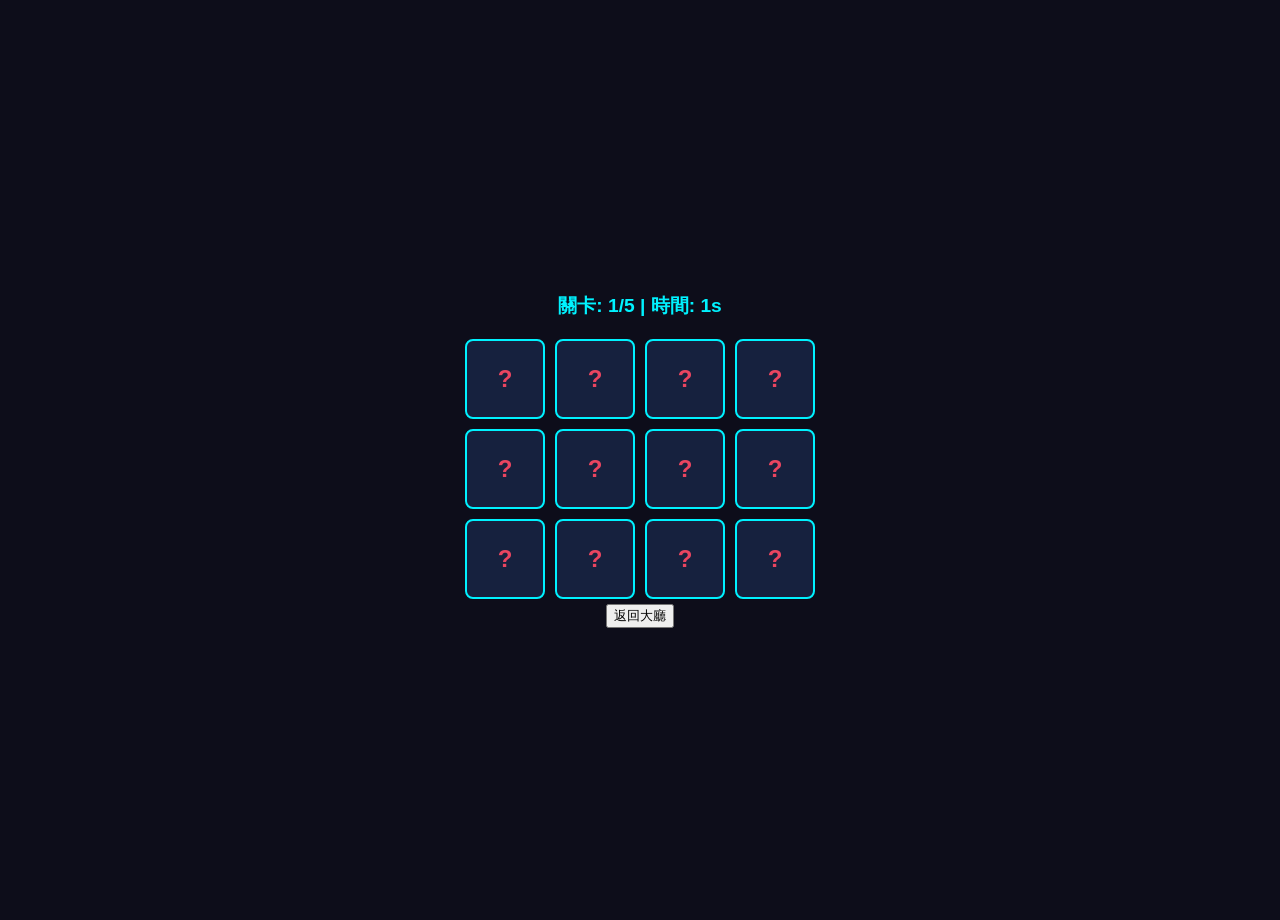
<file: game5.html>
<!DOCTYPE html>
<html lang="zh-Hant">
<head>
    <meta charset="UTF-8">
    <title>記憶翻牌進化版 - 遊戲館</title>
    <style>
        :root { 
            --primary: #00f2ff; 
            --bg: #0d0d1a; 
            --danger: #e94560; 
            --card-size: min(80px, 15vw);
            --card-margin: min(5px, 1.5vw);
        }
        body { 
            background: var(--bg); 
            color: white; 
            display: flex; 
            flex-direction: column; 
            align-items: center; 
            justify-content: center; 
            min-height: 100vh; 
            margin: 0; 
            font-family: Arial; 
            touch-action: manipulation;
            padding: min(10px, 2vw);
        }
        .stats { 
            margin-bottom: min(15px, 3vw); 
            font-size: clamp(1em, 4vw, 1.2em); 
            color: var(--primary); 
            font-weight: bold; 
        }
        .memory-game { 
            display: flex; 
            flex-wrap: wrap; 
            perspective: 1000px; 
            margin: 0 auto; 
            max-width: 100%;
            justify-content: center;
        }
        .card { 
            width: var(--card-size); 
            height: var(--card-size); 
            margin: var(--card-margin); 
            position: relative; 
            transform-style: preserve-3d; 
            transition: transform .5s; 
            cursor: pointer; 
        }
        .card.flip { transform: rotateY(180deg); }
        .card:active { transform: rotateY(180deg) scale(0.95); }
        .front, .back { 
            width: 100%; 
            height: 100%; 
            position: absolute; 
            border-radius: min(8px, 1.5vw); 
            backface-visibility: hidden; 
            display: flex; 
            align-items: center; 
            justify-content: center; 
            border: 2px solid var(--primary); 
            box-sizing: border-box; 
        }
        .front { 
            background: #fff; 
            transform: rotateY(180deg); 
            font-size: clamp(1.5em, 5vw, 2em); 
        }
        .back { 
            background: #16213e; 
            color: var(--danger); 
            font-size: clamp(1em, 4vw, 1.5em); 
            font-weight: bold; 
        }
        .back-btn { 
            margin-top: min(30px, 6vw); 
            padding: min(10px, 2.5vw) min(25px, 5vw); 
            background: var(--danger); 
            color: white; 
            text-decoration: none; 
            border-radius: clamp(25px, 5vw, 50px); 
            font-weight: bold; 
            font-size: clamp(14px, 3.5vw, 16px);
        }
        
        @media (max-width: 480px) {
            .memory-game { max-width: 95vw; }
        }
    </style>
</head>
<body>
    <div class="stats">
        關卡: <span id="lvl">1</span>/5 | 時間: <span id="timer">0</span>s
    </div>
    <div class="memory-game" id="game-board"></div>
    <button onclick="window.location.href='index.html#back'">返回大廳</button>

    <script>
        const emojis = ['🐱','🐶','🦊','🐸','🦄','🐲','🐙','🦋','🦁','🐯','🐼','🐨','🐷','🐸','🐵','🐔','🐧','🐦'];
        let level = 1;
        let matched = 0;
        let hasFlipped = false, lock = false, first, second;
        let startTime = Date.now();
        let timerInterval;

        const levels = [
            { pairs: 6, cols: 4 }, // 12 張
            { pairs: 8, cols: 4 }, // 16 張
            { pairs: 10, cols: 5 }, // 20 張
            { pairs: 12, cols: 6 }, // 24 張
            { pairs: 18, cols: 6 }  // 36 張
        ];

        function startTimer() {
            timerInterval = setInterval(() => {
                document.getElementById('timer').innerText = Math.floor((Date.now() - startTime) / 1000);
            }, 1000);
        }

        function createBoard() {
            const config = levels[level-1];
            const board = document.getElementById('game-board');
            board.innerHTML = '';
            board.style.width = `${config.cols * 90}px`;
            
            let gameEmojis = emojis.slice(0, config.pairs);
            let deck = [...gameEmojis, ...gameEmojis];
            deck.sort(() => Math.random() - 0.5);

            matched = 0;
            document.getElementById('lvl').innerText = level;

            deck.forEach(emoji => {
                const card = document.createElement('div');
                card.className = 'card';
                card.dataset.icon = emoji;
                card.innerHTML = `<div class="front">${emoji}</div><div class="back">?</div>`;
                card.addEventListener('click', flipCard);
                board.appendChild(card);
            });
        }

        function flipCard() {
            if (lock || this === first) return;
            this.classList.add('flip');
            if (!hasFlipped) { hasFlipped = true; first = this; return; }
            second = this;
            checkMatch();
        }

        function checkMatch() {
            let isMatch = first.dataset.icon === second.dataset.icon;
            if (isMatch) {
                matched += 2;
                resetCards();
                if(matched === levels[level-1].pairs * 2) {
                    setTimeout(() => {
                        if(level < 5) {
                            alert(`第 ${level} 關完成！`);
                            level++; createBoard();
                        } else {
                            alert(`全關卡達成！總耗時: ${document.getElementById('timer').innerText}秒`);
                            location.reload();
                        }
                    }, 500);
                }
            } else {
                lock = true;
                setTimeout(() => {
                    first.classList.remove('flip');
                    second.classList.remove('flip');
                    resetCards();
                }, 1000);
            }
        }

        function resetCards() { [hasFlipped, lock] = [false, false]; [first, second] = [null, null]; }

        createBoard();
        startTimer();
    </script>
</body>
</html>
</file>
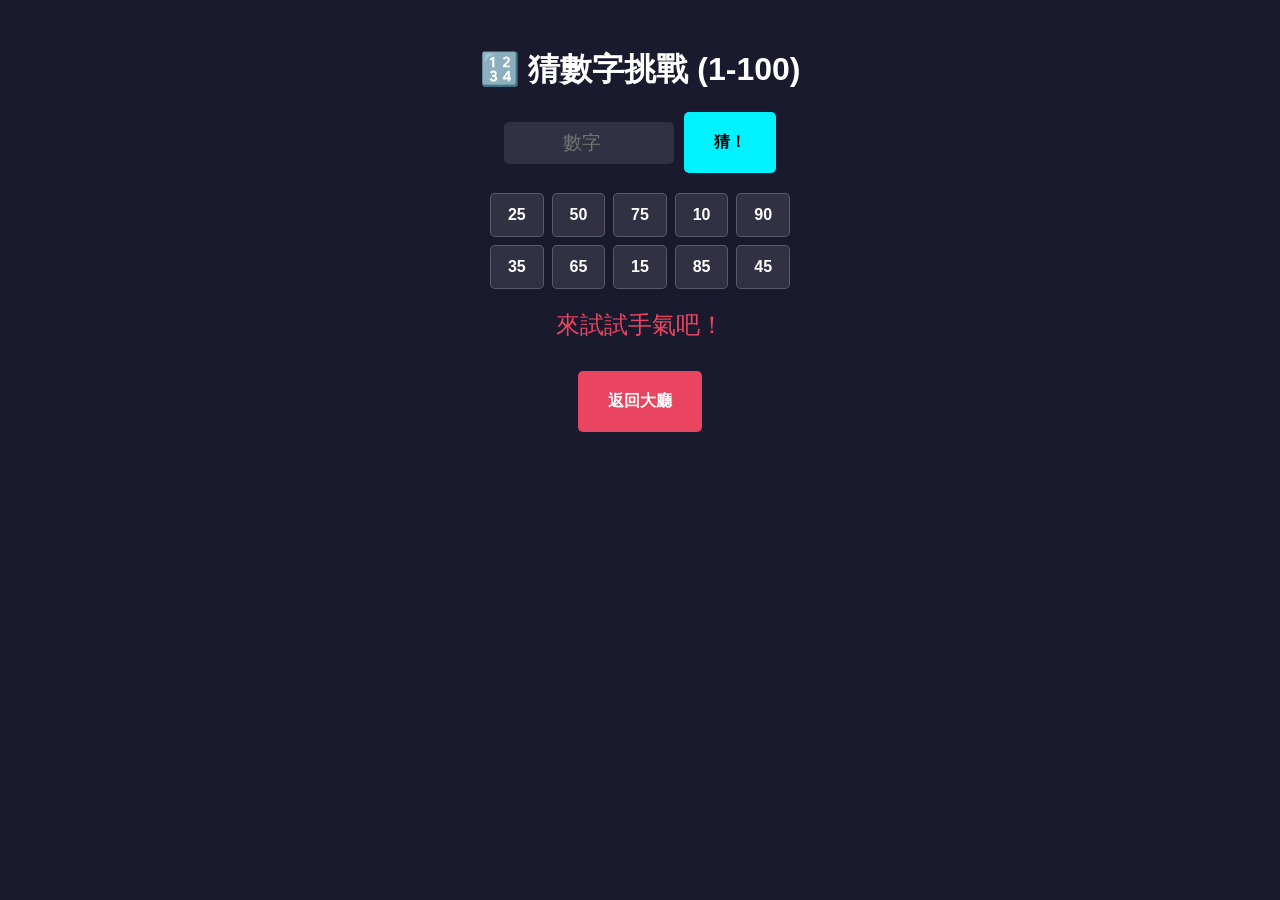
<file: game6.html>
<!DOCTYPE html>
<html lang="zh-Hant">
<head>
    <meta charset="UTF-8">
    <title>猜數字 - 遊戲館</title>
    <style>
        :root { --primary: #00f2ff; --danger: #e94560; }
        body { 
            background: #1a1a2e; 
            color: white; 
            text-align: center; 
            font-family: Arial; 
            padding-top: min(100px, 15vh); 
            padding: min(20px, 4vh) min(20px, 4vw); 
            touch-action: manipulation;
        }
        .game-container {
            max-width: 100%;
            padding: min(20px, 4vw);
        }
        h2 { 
            font-size: clamp(1.5em, 5vw, 2em); 
            margin: 0 0 min(20px, 4vw) 0; 
        }
        .input-group {
            display: flex;
            justify-content: center;
            align-items: center;
            gap: min(10px, 2vw);
            margin: min(20px, 4vw) 0;
            flex-wrap: wrap;
        }
        input { 
            padding: clamp(8px, 2vw, 10px); 
            font-size: clamp(1em, 4vw, 1.2em); 
            border-radius: min(5px, 1vw); 
            border: none; 
            width: min(150px, 30vw); 
            text-align: center; 
            background: rgba(255, 255, 255, 0.1);
            color: white;
        }
        button { 
            padding: clamp(10px, 2.5vw, 20px) clamp(15px, 3vw, 30px); 
            font-size: clamp(0.9em, 3.5vw, 1em); 
            background: var(--primary); 
            border: none; 
            border-radius: min(5px, 1vw); 
            cursor: pointer; 
            font-weight: bold;
            transition: transform 0.1s;
        }
        button:active {
            transform: scale(0.95);
        }
        #msg { 
            margin-top: min(20px, 4vw); 
            font-size: clamp(1.2em, 4.5vw, 1.5em); 
            color: var(--danger); 
            min-height: min(30px, 5vh);
        }
        .back-btn { 
            margin-top: min(30px, 6vw); 
            display: inline-block; 
            padding: clamp(10px, 2.5vw, 20px) clamp(15px, 3vw, 30px); 
            background: var(--danger); 
            color: white; 
            text-decoration: none; 
            border-radius: min(5px, 1vw); 
            font-weight: bold;
        }
        .quick-numbers {
            display: grid;
            grid-template-columns: repeat(5, 1fr);
            gap: min(8px, 1.5vw);
            max-width: min(300px, 80vw);
            margin: min(20px, 4vw) auto;
        }
        .quick-btn {
            padding: clamp(8px, 2vw, 12px);
            font-size: clamp(0.9em, 3vw, 1em);
            background: rgba(255, 255, 255, 0.1);
            border: 1px solid rgba(255, 255, 255, 0.2);
            color: white;
            border-radius: min(5px, 1vw);
        }
        .quick-btn:hover {
            background: rgba(255, 255, 255, 0.2);
        }
    </style>
</head>
<body>
    <div class="game-container">
        <h2>🔢 猜數字挑戰 (1-100)</h2>
        
        <div class="input-group">
            <input type="number" id="numInp" placeholder="數字" min="1" max="100">
            <button onclick="guess()">猜！</button>
        </div>
        
        <div class="quick-numbers">
            <button class="quick-btn" onclick="quickGuess(25)">25</button>
            <button class="quick-btn" onclick="quickGuess(50)">50</button>
            <button class="quick-btn" onclick="quickGuess(75)">75</button>
            <button class="quick-btn" onclick="quickGuess(10)">10</button>
            <button class="quick-btn" onclick="quickGuess(90)">90</button>
            <button class="quick-btn" onclick="quickGuess(35)">35</button>
            <button class="quick-btn" onclick="quickGuess(65)">65</button>
            <button class="quick-btn" onclick="quickGuess(15)">15</button>
            <button class="quick-btn" onclick="quickGuess(85)">85</button>
            <button class="quick-btn" onclick="quickGuess(45)">45</button>
        </div>
        
        <div id="msg">來試試手氣吧！</div>
        <button class="back-btn" onclick="window.location.href='index.html#back'">返回大廳</button>
    </div>
    <script>
        let target = Math.floor(Math.random() * 100) + 1;
        let count = 0;
        
        function quickGuess(num) {
            document.getElementById('numInp').value = num;
            guess();
        }
        
        function guess() {
            let val = document.getElementById('numInp').value;
            let m = document.getElementById('msg');
            if(!val) return; count++;
            if(val == target) { m.innerText = `猜對了！次數：${count}`; alert("恭喜！"); location.reload(); }
            else if (val > target) m.innerText = "太大了！再小一點";
            else m.innerText = "太小了！再大一點";
            document.getElementById('numInp').value = "";
        }
        
        // 支援 Enter 鍵提交
        document.getElementById('numInp').addEventListener('keypress', function(e) {
            if (e.key === 'Enter') {
                guess();
            }
        });
    </script>
</body>
</html>
</file>
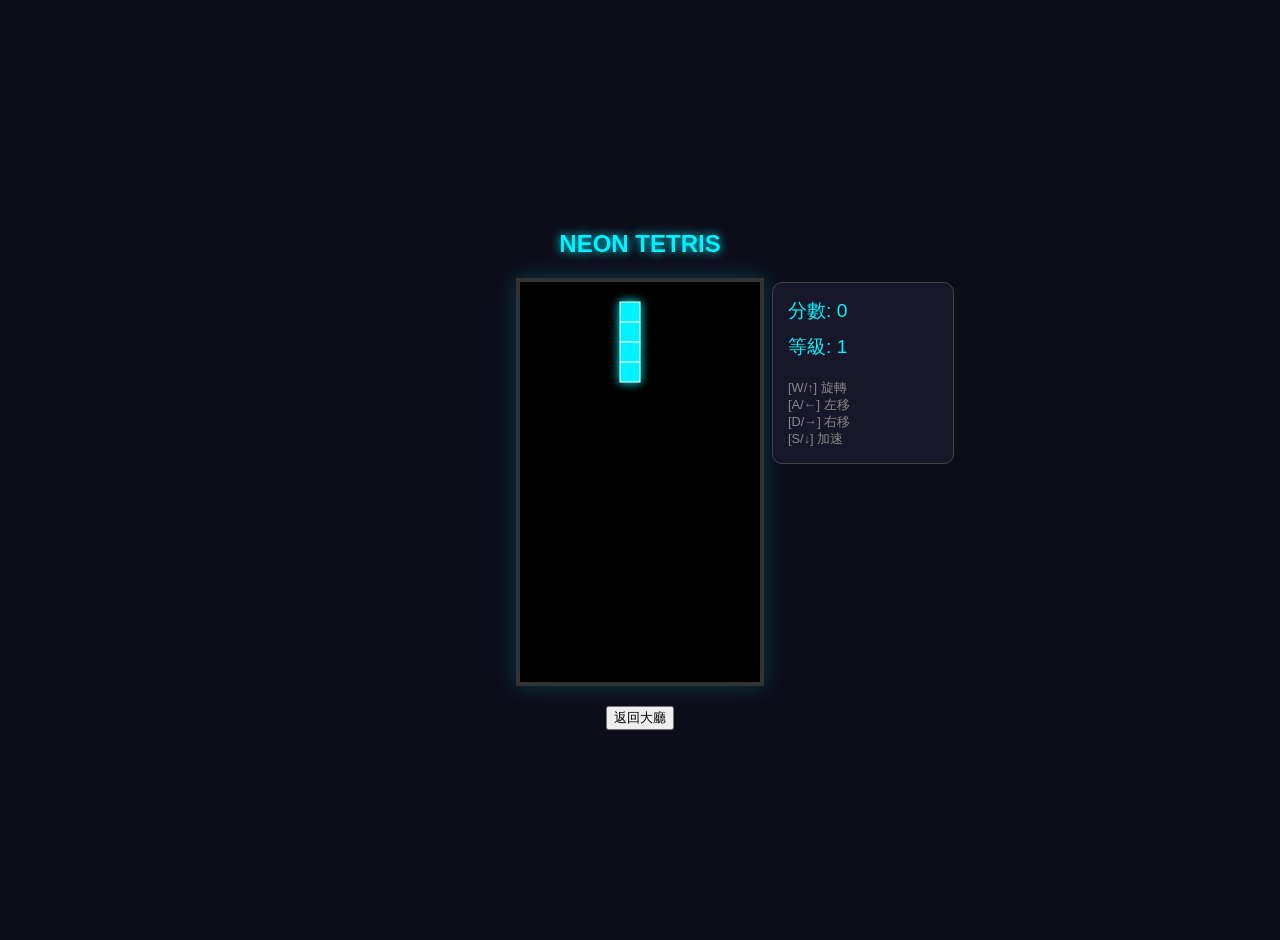
<file: game7.html>
<!DOCTYPE html>
<html lang="zh-HK">
<head>
    <meta charset="UTF-8">
    <title>霓虹方塊 - 遊戲博物館</title>
    <link rel="stylesheet" href="style.css">
    <style>
        :root {
            --primary: #00f2ff;
            --bg: #0d0d1a;
        }
        body { 
            background: var(--bg); 
            color: white; 
            margin: 0; 
            display: flex; 
            flex-direction: column; 
            align-items: center; 
            justify-content: center; 
            height: 100vh;
            font-family: 'Segoe UI', sans-serif;
            touch-action: none;
            padding: min(20px, 3vw);
        }
        #game-container { 
            position: relative; 
            border: min(4px, 0.8vw) solid #333; 
            box-shadow: 0 0 min(20px, 4vw) rgba(0, 242, 255, 0.2); 
            margin-bottom: min(20px, 4vw);
        }
        canvas { 
            background: #000; 
            display: block; 
            max-width: 90vw;
            max-height: 60vh;
        }
        .side-panel {
            position: absolute; left: 105%; top: 0; width: 150px; text-align: left;
            background: rgba(26, 26, 46, 0.8); padding: 15px; border-radius: 10px; border: 1px solid #444;
        }
        .stat { font-size: 1.2rem; color: var(--primary); margin-bottom: 10px; }
        .controls-hint { font-size: 0.8rem; color: #888; margin-top: 20px; }
        .back-btn {
            margin-top: min(20px, 4vw); 
            padding: min(10px, 2.5vw) min(30px, 6vw); 
            background: #e94560;
            color: white; text-decoration: none; 
            border-radius: clamp(25px, 5vw, 50px); 
            font-weight: bold;
            font-size: clamp(14px, 3.5vw, 16px);
        }
        
        /* 觸控控制 */
        .touch-controls {
            position: fixed;
            bottom: min(30px, 5vw);
            left: 50%;
            transform: translateX(-50%);
            display: none;
            gap: min(15px, 3vw);
            z-index: 1000;
        }
        
        .touch-btn {
            width: min(60px, 12vw);
            height: min(60px, 12vw);
            background: rgba(0, 242, 255, 0.2);
            border: 2px solid var(--primary);
            border-radius: 50%;
            color: var(--primary);
            font-size: clamp(18px, 4vw, 24px);
            font-weight: bold;
            display: flex;
            align-items: center;
            justify-content: center;
            cursor: pointer;
            transition: all 0.2s;
        }
        
        .touch-btn:active {
            background: rgba(0, 242, 255, 0.4);
            transform: scale(0.9);
        }
        
        .touch-controls-row {
            display: flex;
            gap: min(15px, 3vw);
            align-items: center;
        }
        
        @media (max-width: 768px) {
            .touch-controls { display: flex; flex-direction: column; }
            .side-panel { display: none; }
        }
    </style>
</head>
<body>

    <h2 style="color: var(--primary); text-shadow: 0 0 10px var(--primary);">NEON TETRIS</h2>

    <div id="game-container">
        <canvas id="tetris" width="240" height="400"></canvas>
        <div class="side-panel">
            <div class="stat">分數: <span id="score">0</span></div>
            <div class="stat">等級: <span id="level">1</span></div>
            <div class="controls-hint">
                [W/↑] 旋轉<br>
                [A/←] 左移<br>
                [D/→] 右移<br>
                [S/↓] 加速
            </div>
        </div>
    </div>

    <button onclick="window.location.href='index.html#back'">返回大廳</button>
    
    <!-- 觸控控制 -->
    <div class="touch-controls">
        <div class="touch-controls-row">
            <div class="touch-btn" id="rotateBtn">↻</div>
        </div>
        <div class="touch-controls-row">
            <div class="touch-btn" id="leftBtn">←</div>
            <div class="touch-btn" id="downBtn">↓</div>
            <div class="touch-btn" id="rightBtn">→</div>
        </div>
    </div>

    <script>
        const canvas = document.getElementById('tetris');
        const context = canvas.getContext('2d');
        context.scale(20, 20);

        // 方塊形狀定義
        function createPiece(type) {
            if (type === 'I') return [[0, 1, 0, 0], [0, 1, 0, 0], [0, 1, 0, 0], [0, 1, 0, 0]];
            if (type === 'L') return [[0, 2, 0], [0, 2, 0], [0, 2, 2]];
            if (type === 'J') return [[0, 3, 0], [0, 3, 0], [3, 3, 0]];
            if (type === 'O') return [[4, 4], [4, 4]];
            if (type === 'Z') return [[5, 5, 0], [0, 5, 5], [0, 0, 0]];
            if (type === 'S') return [[0, 6, 6], [6, 6, 0], [0, 0, 0]];
            if (type === 'T') return [[0, 7, 0], [7, 7, 7], [0, 0, 0]];
        }

        const colors = [null, '#00f2ff', '#ff0077', '#00ff77', '#ffdb19', '#ff4d00', '#7000ff', '#ff0055'];

        function drawMatrix(matrix, offset) {
            matrix.forEach((row, y) => {
                row.forEach((value, x) => {
                    if (value !== 0) {
                        context.shadowBlur = 10;
                        context.shadowColor = colors[value];
                        context.fillStyle = colors[value];
                        context.fillRect(x + offset.x, y + offset.y, 1, 1);
                        context.lineWidth = 0.05;
                        context.strokeStyle = 'white';
                        context.strokeRect(x + offset.x, y + offset.y, 1, 1);
                        context.shadowBlur = 0;
                    }
                });
            });
        }

        function draw() {
            context.fillStyle = '#000';
            context.fillRect(0, 0, canvas.width, canvas.height);
            drawMatrix(arena, {x: 0, y: 0});
            drawMatrix(player.matrix, player.pos);
        }

        function merge(arena, player) {
            player.matrix.forEach((row, y) => {
                row.forEach((value, x) => {
                    if (value !== 0) {
                        arena[y + player.pos.y][x + player.pos.x] = value;
                    }
                });
            });
        }

        function rotate(matrix, dir) {
            for (let y = 0; y < matrix.length; ++y) {
                for (let x = 0; x < y; ++x) {
                    [matrix[x][y], matrix[y][x]] = [matrix[y][x], matrix[x][y]];
                }
            }
            if (dir > 0) matrix.forEach(row => row.reverse());
            else matrix.reverse();
        }

        function playerDrop() {
            player.pos.y++;
            if (collide(arena, player)) {
                player.pos.y--;
                merge(arena, player);
                playerReset();
                arenaSweep();
                updateScore();
            }
            dropCounter = 0;
        }

        function playerMove(offset) {
            player.pos.x += offset;
            if (collide(arena, player)) {
                player.pos.x -= offset;
            }
        }

        function playerReset() {
            const pieces = 'TJLOSZI';
            player.matrix = createPiece(pieces[pieces.length * Math.random() | 0]);
            player.pos.y = 0;
            player.pos.x = (arena[0].length / 2 | 0) - (player.matrix[0].length / 2 | 0);
            if (collide(arena, player)) {
                arena.forEach(row => row.fill(0));
                player.score = 0;
                updateScore();
            }
        }

        function collide(arena, player) {
            const [m, o] = [player.matrix, player.pos];
            for (let y = 0; y < m.length; ++y) {
                for (let x = 0; x < m[y].length; ++x) {
                    if (m[y][x] !== 0 && (arena[y + o.y] && arena[y + o.y][x + o.x]) !== 0) {
                        return true;
                    }
                }
            }
            return false;
        }

        function arenaSweep() {
            let rowCount = 1;
            outer: for (let y = arena.length - 1; y > 0; --y) {
                for (let x = 0; x < arena[y].length; ++x) {
                    if (arena[y][x] === 0) continue outer;
                }
                const row = arena.splice(y, 1)[0].fill(0);
                arena.unshift(row);
                ++y;
                player.score += rowCount * 10;
                rowCount *= 2;
            }
        }

        function createArena(w, h) {
            const matrix = [];
            while (h--) matrix.push(new Array(w).fill(0));
            return matrix;
        }

        let dropCounter = 0;
        let dropInterval = 1000;
        let lastTime = 0;

        function update(time = 0) {
            const deltaTime = time - lastTime;
            lastTime = time;
            dropCounter += deltaTime;
            if (dropCounter > dropInterval) playerDrop();
            draw();
            requestAnimationFrame(update);
        }

        function updateScore() {
            document.getElementById('score').innerText = player.score;
            document.getElementById('level').innerText = Math.floor(player.score / 100) + 1;
            dropInterval = 1000 - (Math.floor(player.score / 100) * 100);
        }

        const arena = createArena(12, 20);
        const player = { pos: {x: 0, y: 0}, matrix: null, score: 0 };

        document.addEventListener('keydown', event => {
            if (event.keyCode === 37 || event.key === 'a') playerMove(-1);
            else if (event.keyCode === 39 || event.key === 'd') playerMove(1);
            else if (event.keyCode === 40 || event.key === 's') playerDrop();
            else if (event.keyCode === 38 || event.key === 'w') {
                rotate(player.matrix, 1);
                if (collide(arena, player)) rotate(player.matrix, -1);
            }
        });
        
        // 觸控控制
        function setupTouchControls() {
            const rotateBtn = document.getElementById('rotateBtn');
            const leftBtn = document.getElementById('leftBtn');
            const rightBtn = document.getElementById('rightBtn');
            const downBtn = document.getElementById('downBtn');
            
            // 旋轉按鈕
            rotateBtn.addEventListener('touchstart', (e) => {
                e.preventDefault();
                rotate(player.matrix, 1);
                if (collide(arena, player)) rotate(player.matrix, -1);
            });
            
            rotateBtn.addEventListener('click', () => {
                rotate(player.matrix, 1);
                if (collide(arena, player)) rotate(player.matrix, -1);
            });
            
            // 左移按鈕
            leftBtn.addEventListener('touchstart', (e) => {
                e.preventDefault();
                playerMove(-1);
            });
            
            leftBtn.addEventListener('click', () => playerMove(-1));
            
            // 右移按鈕
            rightBtn.addEventListener('touchstart', (e) => {
                e.preventDefault();
                playerMove(1);
            });
            
            rightBtn.addEventListener('click', () => playerMove(1));
            
            // 下移按鈕
            downBtn.addEventListener('touchstart', (e) => {
                e.preventDefault();
                playerDrop();
            });
            
            downBtn.addEventListener('click', () => playerDrop());
            
            // 滑動控制
            let touchStartX = null;
            let touchStartY = null;
            
            canvas.addEventListener('touchstart', (e) => {
                e.preventDefault();
                touchStartX = e.touches[0].clientX;
                touchStartY = e.touches[0].clientY;
            });
            
            canvas.addEventListener('touchmove', (e) => {
                e.preventDefault();
                if (touchStartX === null || touchStartY === null) return;
                
                const touchX = e.touches[0].clientX;
                const touchY = e.touches[0].clientY;
                const deltaX = touchX - touchStartX;
                const deltaY = touchY - touchStartY;
                
                // 水平滑動控制左右移動
                if (Math.abs(deltaX) > 30) {
                    if (deltaX > 0) playerMove(1);
                    else playerMove(-1);
                    touchStartX = touchX;
                }
                
                // 垂直下滑加速下落
                if (deltaY > 50) {
                    playerDrop();
                    touchStartY = touchY;
                }
            });
            
            canvas.addEventListener('touchend', (e) => {
                e.preventDefault();
                touchStartX = null;
                touchStartY = null;
            });
        }
        
        // 初始化觸控控制
        if (window.innerWidth <= 768) {
            setupTouchControls();
        }

        playerReset();
        updateScore();
        update();
    </script>
</body>
</html>
</file>
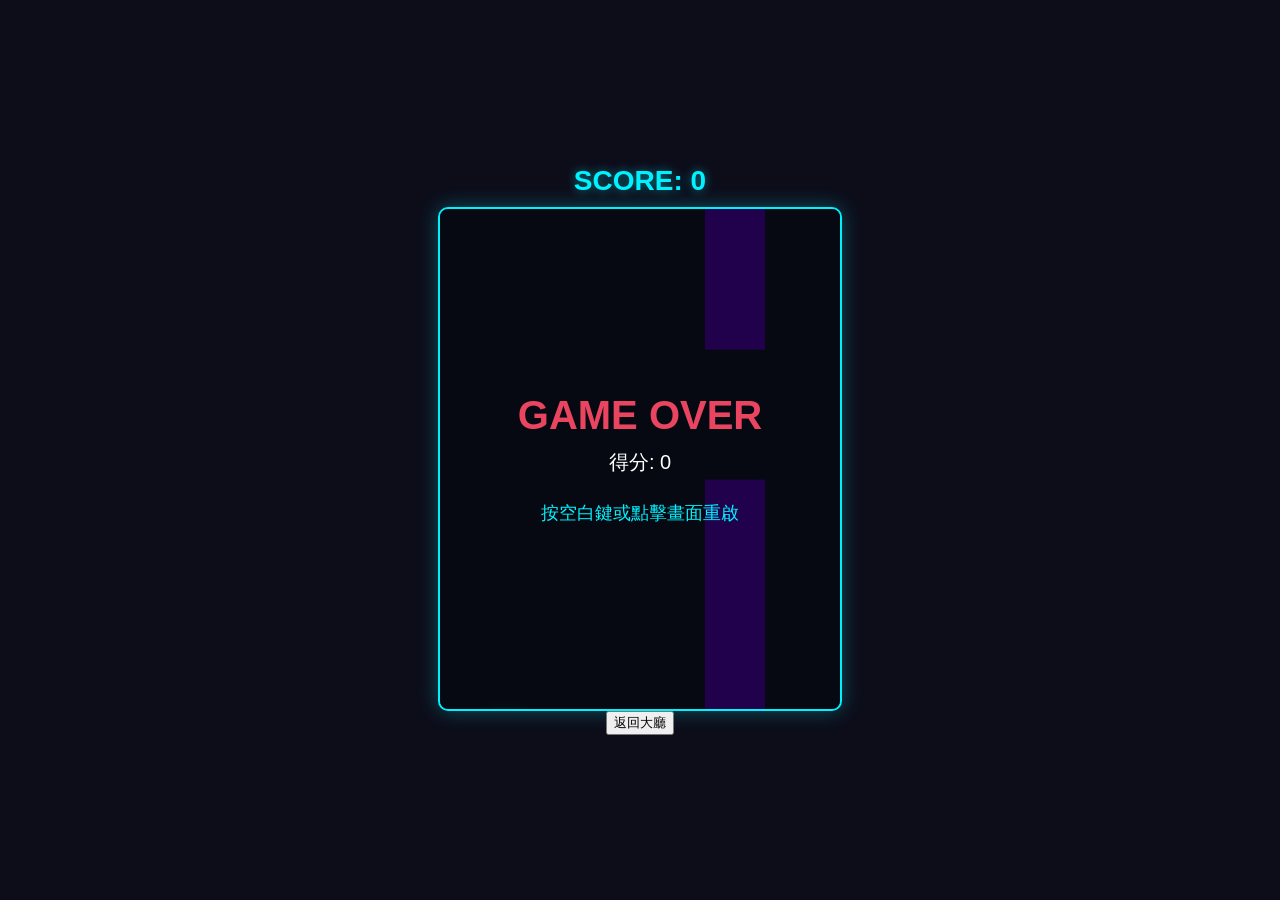
<file: game8.html>
<!DOCTYPE html>
<html lang="zh-Hant">
<head>
    <meta charset="UTF-8">
    <title>霓虹飛行員 - 遊戲館</title>
    <style>
        :root { --primary: #00f2ff; --bg: #0d0d1a; --danger: #e94560; --accent: #7000ff; }
        body { 
            background: var(--bg); 
            text-align: center; 
            font-family: 'Segoe UI', Arial; 
            color: white; 
            margin: 0; 
            overflow: hidden; 
            display: flex; 
            flex-direction: column; 
            align-items: center; 
            justify-content: center; 
            height: 100vh; 
            touch-action: none;
        }
        canvas { 
            background: #16213e; 
            border: min(2px, 0.5vw) solid var(--primary); 
            box-shadow: 0 0 min(20px, 4vw) rgba(0, 242, 255, 0.3); 
            border-radius: min(10px, 2vw); 
            cursor: pointer; 
            max-width: 90vw;
            max-height: 60vh;
        }
        .back-btn { 
            margin-top: min(15px, 3vw); 
            padding: min(10px, 2.5vw) min(30px, 6vw); 
            background: var(--danger); 
            color: white; 
            text-decoration: none; 
            border-radius: clamp(25px, 5vw, 50px); 
            font-weight: bold; 
            transition: 0.3s; 
            z-index: 10; 
            font-size: clamp(14px, 3.5vw, 16px);
        }
        .back-btn:hover { box-shadow: 0 0 15px var(--danger); transform: scale(1.1); }
        .score-board { 
            font-size: clamp(1.5em, 6vw, 28px); 
            color: var(--primary); 
            margin-bottom: min(10px, 2vw); 
            font-weight: bold; 
            text-shadow: 0 0 10px rgba(0, 242, 255, 0.5); 
        }
        
        .touch-hint {
            position: fixed;
            bottom: min(20px, 4vw);
            left: 50%;
            transform: translateX(-50%);
            background: rgba(0, 0, 0, 0.7);
            color: var(--primary);
            padding: clamp(5px, 2vw, 10px) clamp(15px, 3vw, 20px);
            border-radius: 20px;
            font-size: clamp(12px, 3vw, 14px);
            display: none;
            z-index: 1000;
        }
        
        @media (max-width: 768px) {
            .touch-hint { display: block; }
        }
    </style>
</head>
<body onclick="handleClick()">
    <div class="score-board">SCORE: <span id="s">0</span></div>
    <canvas id="c" width="400" height="500"></canvas>
    <button onclick="window.location.href='index.html#back'">返回大廳</button>
    
    <div class="touch-hint">點擊螢幕或按空格鍵飛行</div>

    <script>
        const cvs = document.getElementById("c");
        const ctx = cvs.getContext("2d");
        
        let birdY, v, g, pipes, score, over;

        // 初始化/重置遊戲狀態
        function initGame() {
            birdY = 250;
            v = 0;
            g = 0.25;
            pipes = [];
            score = 0;
            over = false;
            document.getElementById('s').innerText = score;
            draw(); 
        }

        // 處理跳躍與重新開始
        function handleClick() {
            if (over) {
                initGame(); // 輸掉後點擊重新開始
            } else {
                v = -5; // 遊戲中點擊跳躍
            }
        }

        // 鍵盤監聽
        window.addEventListener("keydown", e => {
            if (e.code === "Space") {
                if (over) {
                    initGame(); // 輸掉後按空白鍵重新開始
                } else {
                    v = -5; // 遊戲中按空白鍵跳躍
                }
                e.preventDefault(); // 防止網頁捲動
            }
        });

        function draw() {
            if (over) {
                // 繪製遊戲結束畫面
                ctx.fillStyle = "rgba(0,0,0,0.7)";
                ctx.fillRect(0, 0, cvs.width, cvs.height);
                ctx.fillStyle = "#e94560";
                ctx.font = "bold 40px Arial";
                ctx.textAlign = "center";
                ctx.fillText("GAME OVER", cvs.width/2, 220);
                
                ctx.fillStyle = "white";
                ctx.font = "20px Arial";
                ctx.fillText("得分: " + score, cvs.width/2, 260);
                
                ctx.fillStyle = "#00f2ff";
                ctx.font = "18px Arial";
                ctx.fillText("按空白鍵或點擊畫面重啟", cvs.width/2, 310);
                return;
            }

            ctx.clearRect(0, 0, cvs.width, cvs.height);
            
            // 繪製玩家 (霓虹青)
            v += g;
            birdY += v;
            ctx.fillStyle = "#00f2ff";
            ctx.shadowBlur = 15;
            ctx.shadowColor = "#00f2ff";
            ctx.fillRect(50, birdY, 30, 30);
            ctx.shadowBlur = 0;

            // 障礙物邏輯
            if (pipes.length == 0 || pipes[pipes.length - 1].x < 220) {
                let gap = 130;
                let h = Math.random() * (cvs.height - gap - 100) + 50;
                pipes.push({ x: 400, t: h, b: cvs.height - h - gap });
            }

            for (let i = pipes.length - 1; i >= 0; i--) {
                pipes[i].x -= 3;
                
                // 繪製管子 (霓虹紫)
                ctx.fillStyle = "#7000ff";
                ctx.fillRect(pipes[i].x, 0, 60, pipes[i].t);
                ctx.fillRect(pipes[i].x, cvs.height - pipes[i].b, 60, pipes[i].b);
                
                // 碰撞檢查
                if (50 + 30 > pipes[i].x && 50 < pipes[i].x + 60 && 
                   (birdY < pipes[i].t || birdY + 30 > cvs.height - pipes[i].b)) {
                    over = true;
                }
                
                // 加分
                if (pipes[i].x === 49) { // 精確判斷通過瞬間
                    score++;
                    document.getElementById('s').innerText = score;
                }
                
                // 移除螢幕外的管子
                if (pipes[i].x < -60) pipes.splice(i, 1);
            }

            // 掉出邊界檢查
            if (birdY > cvs.height || birdY < -30) over = true;

            requestAnimationFrame(draw);
        }

        // 啟動遊戲
        initGame();
    </script>
</body>
</html>
</file>
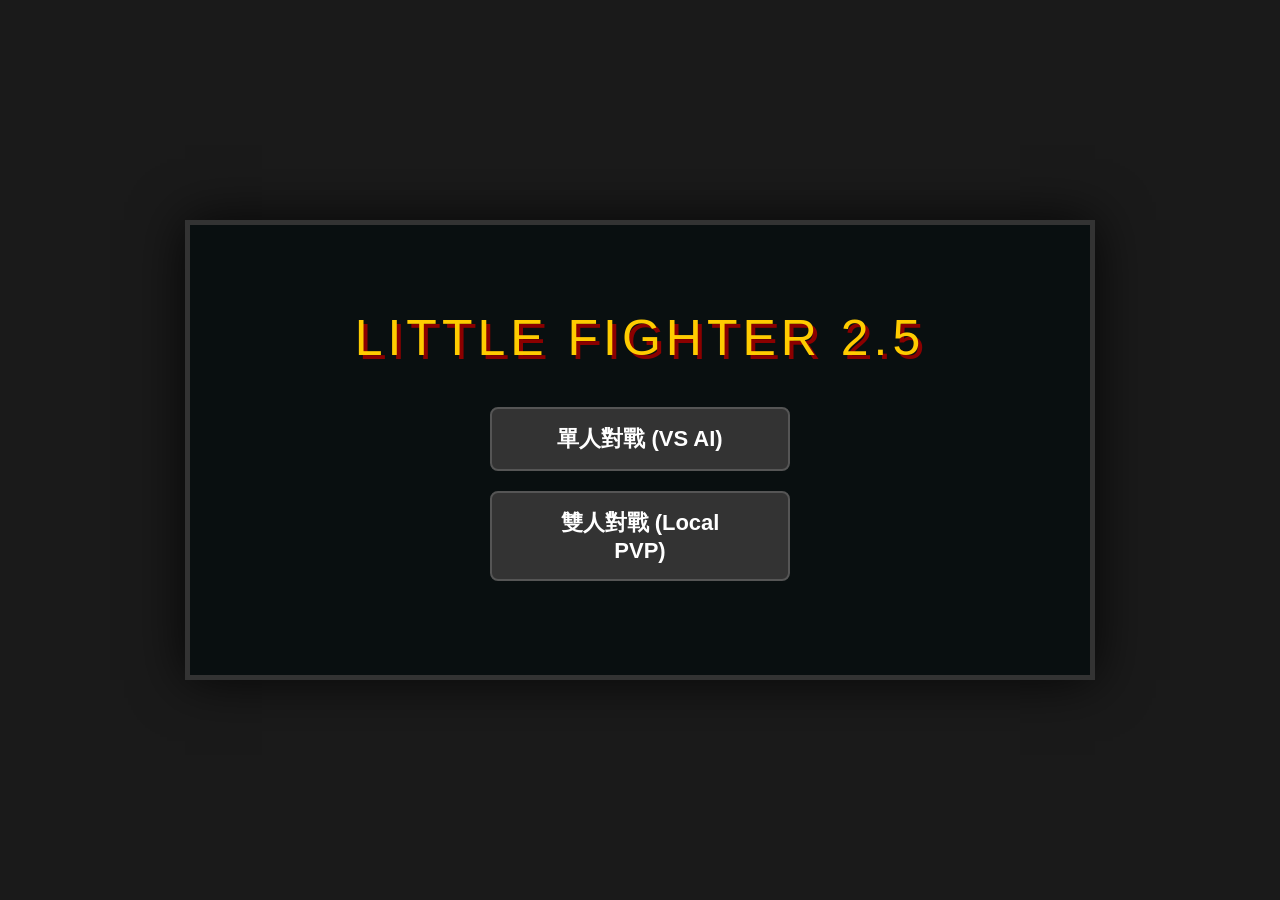
<file: 遊戲館/game1.html>
<!DOCTYPE html>
<html lang="zh-HK">
<head>
    <meta charset="UTF-8">
    <title>LF2 終極格鬥 - 模式選擇版</title>
    <style>
        body { margin: 0; background-color: #1a1a1a; display: flex; justify-content: center; align-items: center; height: 100vh; color: white; font-family: 'Segoe UI', Tahoma, sans-serif; overflow: hidden; }
        #gameContainer { position: relative; border: 5px solid #333; box-shadow: 0 0 50px rgba(0,0,0,0.8); background: #000; }
        canvas { background-color: #5d9ba3; display: block; }

        /* 選單樣式 */
        #mainMenu { position: absolute; inset: 0; background: rgba(0,0,0,0.9); display: flex; flex-direction: column; justify-content: center; align-items: center; z-index: 100; }
        .title { font-size: 50px; color: #ffcc00; margin-bottom: 30px; text-shadow: 4px 4px 0 #8b0000; letter-spacing: 5px; }
        .mode-btn { padding: 15px 50px; font-size: 22px; cursor: pointer; background: #333; color: white; border: 2px solid #555; margin: 10px; border-radius: 8px; transition: 0.2s; width: 300px; font-weight: bold; }
        .mode-btn:hover { background: #ffcc00; color: #000; border-color: #fff; transform: scale(1.05); }

        /* 戰鬥 UI */
        .ui-layer { position: absolute; top: 20px; left: 20px; right: 20px; display: flex; justify-content: space-between; pointer-events: none; visibility: hidden; }
        .health-box { width: 300px; background: rgba(0,0,0,0.7); padding: 12px; border-radius: 5px; border-top: 4px solid #2b58de; }
        .health-box.p2 { border-top: 4px solid #d11d1d; text-align: right; }
        .bar-bg { width: 100%; height: 20px; background: #300; border: 1px solid #555; margin-top: 5px; }
        .bar-fill { height: 100%; background: linear-gradient(90deg, #4ef037, #228b22); width: 100%; transition: width 0.2s; }
        .shield-dots { display: flex; gap: 4px; margin-top: 8px; justify-content: inherit; }
        .dot { width: 15px; height: 8px; background: #ffcc00; border-radius: 2px; box-shadow: 0 0 5px rgba(255,204,0,0.5); }
        
        #restartBtn { position: absolute; top: 60%; left: 50%; transform: translate(-50%, -50%); padding: 15px 40px; font-size: 20px; cursor: pointer; background: #fff; border: none; font-weight: bold; display: none; z-index: 50; border-radius: 5px; }
        #status { position: absolute; bottom: 15px; background: rgba(0,0,0,0.8); padding: 8px 25px; border-radius: 5px; font-size: 13px; visibility: hidden; border: 1px solid #444; }
        .win-text { position: absolute; top: 40%; left: 50%; transform: translate(-50%, -50%); font-size: 60px; font-weight: bold; display: none; z-index: 10; text-shadow: 0 0 20px #000; text-align: center; }
        .key-hint { color: #ffcc00; font-weight: bold; }
    </style>
</head>
<body>

<div id="gameContainer">
    <div id="mainMenu">
        <div class="title">LITTLE FIGHTER 2.5</div>
        <button class="mode-btn" onclick="initGame('single')">單人對戰 (VS AI)</button>
        <button class="mode-btn" onclick="initGame('pvp')">雙人對戰 (Local PVP)</button>
    </div>

    <div class="ui-layer" id="gameUI">
        <div class="health-box">
            <div>P1: 藍色武術家</div>
            <div class="bar-bg"><div id="p1Health" class="bar-fill"></div></div>
            <div class="shield-dots" id="p1Shield">
                <div class="dot"></div><div class="dot"></div><div class="dot"></div><div class="dot"></div><div class="dot"></div>
            </div>
        </div>
        <div class="health-box p2">
            <div id="p2Name">P2: 紅色忍者</div>
            <div class="bar-bg"><div id="p2Health" class="bar-fill" style="background: linear-gradient(90deg, #ff4d4d, #b30000);"></div></div>
            <div class="shield-dots" id="p2Shield">
                <div class="dot"></div><div class="dot"></div><div class="dot"></div><div class="dot"></div><div class="dot"></div>
            </div>
        </div>
    </div>

    <div id="winDisplay" class="win-text"></div>
    <button id="restartBtn" onclick="location.reload()">返回選單</button>
    
    <canvas id="gameCanvas" width="900" height="450"></canvas>
    
    <div id="status">
        P1: <span class="key-hint">WASD</span> 移動 | <span class="key-hint">Z</span> 攻 | <span class="key-hint">X</span> 擋 | <span class="key-hint">C</span> 破防 <br>
        P2: <span class="key-hint">方向鍵</span> 移動 | <span class="key-hint">J</span> 攻 | <span class="key-hint">K</span> 擋 | <span class="key-hint">L</span> 破防
    </div>
</div>

<script>
    const canvas = document.getElementById('gameCanvas');
    const ctx = canvas.getContext('2d');
    const keys = {};
    let gameActive = false;
    let isSinglePlayer = true;

    class Fighter {
        constructor({position, color, id, isAI}) {
            this.id = id;
            this.position = position;
            this.velocity = { x: 0, y: 0 };
            this.width = 50;
            this.height = 80;
            this.color = color;
            this.isAI = isAI;
            this.health = 100;
            this.state = 'IDLE'; // IDLE, ATTACK, BREAK, HURT, BLOCK, STUNNED
            this.facing = id === 1 ? 1 : -1;
            this.hitstun = 0;
            this.stunTimer = 0;
            this.shieldHP = 5;
            this.skillCD = 0; // 破防技 3秒冷卻 (180幀)
        }

        draw() {
            const {x, y} = this.position;
            // 陰影
            ctx.fillStyle = 'rgba(0,0,0,0.2)';
            ctx.beginPath(); ctx.ellipse(x + 25, y + 80, 25, 8, 0, 0, Math.PI*2); ctx.fill();

            // 狀態變色
            if (this.state === 'STUNNED') ctx.fillStyle = '#aa00ff'; // 暈眩紫
            else if (this.state === 'HURT') ctx.fillStyle = 'white';
            else if (this.state === 'BLOCK') ctx.fillStyle = '#FFD700'; // 格擋金
            else ctx.fillStyle = this.color;

            // 身體與頭
            ctx.fillRect(x + 10, y + 25, 30, 40);
            ctx.fillStyle = '#ffdbac';
            ctx.fillRect(x + 15, y, 20, 25);

            // 手部動作
            ctx.fillStyle = (this.state === 'BLOCK') ? '#FFD700' : this.color;
            if (this.state === 'ATTACK') {
                ctx.fillRect(this.facing === 1 ? x + 35 : x - 15, y + 30, 30, 15);
            } else if (this.state === 'BREAK') {
                ctx.fillStyle = '#00ffff'; // 破防藍光
                ctx.fillRect(this.facing === 1 ? x + 35 : x - 25, y + 20, 40, 30);
            } else if (this.state === 'BLOCK') {
                ctx.fillRect(x + 5, y + 15, 12, 35);
                ctx.fillRect(x + 33, y + 15, 12, 35);
            }
        }

        update() {
            if (this.health <= 0) return;
            
            if (this.stunTimer > 0) {
                this.stunTimer--;
                if (this.stunTimer === 0) { this.state = 'IDLE'; this.shieldHP = 5; this.updateShieldUI(); }
            }
            if (this.hitstun > 0) {
                this.hitstun--;
                if (this.hitstun === 0 && this.state !== 'STUNNED') this.state = 'IDLE';
            }
            if (this.skillCD > 0) this.skillCD--;

            this.draw();

            if (this.state !== 'STUNNED') {
                this.position.x += this.velocity.x;
                this.position.y += this.velocity.y;
            }
            this.velocity.x *= 0.8;
            this.velocity.y *= 0.8;

            this.position.y = Math.max(180, Math.min(canvas.height - 90, this.position.y));
            this.position.x = Math.max(0, Math.min(canvas.width - 50, this.position.x));
        }

        performAttack(target) {
            if (this.state !== 'IDLE' || this.health <= 0) return;
            this.state = 'ATTACK';
            this.checkHit(target, 10, false);
            setTimeout(() => { if(this.state === 'ATTACK') this.state = 'IDLE'; }, 200);
        }

        performBreak(target) {
            if (this.state !== 'IDLE' || this.skillCD > 0 || this.health <= 0) return;
            this.state = 'BREAK';
            this.skillCD = 180; // 3秒
            this.checkHit(target, 15, true);
            setTimeout(() => { if(this.state === 'BREAK') this.state = 'IDLE'; }, 400);
        }

        checkHit(target, damage, isBreakSkill) {
            const dx = target.position.x - this.position.x;
            const dy = target.position.y - this.position.y;
            if (Math.sign(dx) === this.facing && Math.abs(dx) < 75 && Math.abs(dy) < 35) {
                target.receiveHit(damage, this.facing, isBreakSkill);
            }
        }

        receiveHit(amt, direction, isBreakSkill) {
            if (this.state === 'BLOCK' && !isBreakSkill) {
                this.shieldHP--;
                this.updateShieldUI();
                this.velocity.x = direction * 5;
                if (this.shieldHP <= 0) this.triggerStun();
            } else if (isBreakSkill && this.state === 'BLOCK') {
                this.triggerStun(); // 直接破防
                this.health -= amt;
            } else {
                this.health -= amt;
                this.state = 'HURT';
                this.hitstun = 15;
                this.velocity.x = direction * 12;
            }
            document.getElementById(`p${this.id}Health`).style.width = Math.max(0, this.health) + '%';
            if (this.health <= 0) finishGame(this.id === 1 ? 2 : 1);
        }

        triggerStun() {
            this.state = 'STUNNED';
            this.stunTimer = 120; // 2秒
            this.shieldHP = 0;
            this.updateShieldUI();
        }

        updateShieldUI() {
            const dots = document.getElementById(`p${this.id}Shield`).children;
            for(let i=0; i<5; i++) dots[i].style.opacity = (i < this.shieldHP) ? "1" : "0.1";
        }
    }

    let p1, p2;

    function initGame(mode) {
        isSinglePlayer = (mode === 'single');
        document.getElementById('mainMenu').style.display = 'none';
        document.getElementById('gameUI').style.visibility = 'visible';
        document.getElementById('status').style.visibility = 'visible';
        
        p1 = new Fighter({ position: {x: 150, y: 280}, color: '#2b58de', id: 1, isAI: false });
        p2 = new Fighter({ position: {x: 700, y: 280}, color: '#d11d1d', id: 2, isAI: isSinglePlayer });
        
        if (isSinglePlayer) document.getElementById('p2Name').innerText = "AI 忍者";
        
        gameActive = true;
        updateLoop();
    }

    function runAI() {
        if (!gameActive || !p2.isAI || p2.state === 'STUNNED' || p2.state === 'HURT') return;
        const dx = p1.position.x - p2.position.x;
        const dy = p1.position.y - p2.position.y;
        
        if (Math.abs(dx) > 65) {
            p2.velocity.x = dx > 0 ? 3 : -3;
            p2.velocity.y = dy > 0 ? 3 : -3;
            p2.facing = dx > 0 ? 1 : -1;
            if (p2.state === 'BLOCK') p2.state = 'IDLE';
        } else {
            if (Math.random() < 0.05) p2.performAttack(p1);
            if (p1.state === 'BLOCK' && Math.random() < 0.02) p2.performBreak(p1);
            if (p1.state === 'ATTACK' && Math.random() < 0.1) p2.state = 'BLOCK';
        }
    }

    window.addEventListener('keydown', (e) => { keys[e.key.toLowerCase()] = true; });
    window.addEventListener('keyup', (e) => { keys[e.key.toLowerCase()] = false; });

    function handleInput() {
        if (!gameActive) return;

        // P1 操作 (Z, X, C)
        if (p1.state === 'IDLE' || p1.state === 'BLOCK') {
            if (keys['w']) p1.velocity.y = -5; if (keys['s']) p1.velocity.y = 5;
            if (keys['a']) { p1.velocity.x = -5; p1.facing = -1; }
            if (keys['d']) { p1.velocity.x = 5; p1.facing = 1; }
            if (keys['z']) p1.performAttack(p2);
            if (keys['c']) p1.performBreak(p2);
            if (keys['x']) p1.state = 'BLOCK';
            else if (p1.state === 'BLOCK') p1.state = 'IDLE';
        }

        // P2 操作 (J, K, L) - 僅在雙人模式
        if (!p2.isAI && (p2.state === 'IDLE' || p2.state === 'BLOCK')) {
            if (keys['arrowup']) p2.velocity.y = -5; if (keys['arrowdown']) p2.velocity.y = 5;
            if (keys['arrowleft']) { p2.velocity.x = -5; p2.facing = -1; }
            if (keys['arrowright']) { p2.velocity.x = 5; p2.facing = 1; }
            if (keys['j']) p2.performAttack(p1);
            if (keys['l']) p2.performBreak(p1);
            if (keys['k']) p2.state = 'BLOCK';
            else if (p2.state === 'BLOCK') p2.state = 'IDLE';
        }
    }

    function finishGame(winnerId) {
        gameActive = false;
        const winDisplay = document.getElementById('winDisplay');
        winDisplay.style.display = 'block';
        winDisplay.innerText = winnerId === 1 ? "PLAYER 1 WIN!" : (p2.isAI ? "AI WIN!" : "PLAYER 2 WIN!");
        winDisplay.style.color = winnerId === 1 ? "#4ef037" : "#ff4d4d";
        document.getElementById('restartBtn').style.display = 'block';
    }

    function updateLoop() {
        ctx.clearRect(0, 0, canvas.width, canvas.height);
        
        // 繪製背景地面
        ctx.fillStyle = '#4a7a80'; 
        ctx.fillRect(0, 200, canvas.width, canvas.height - 200);
        ctx.strokeStyle = 'rgba(255,255,255,0.05)';
        for(let i=0; i<10; i++) ctx.strokeRect(0, 200 + i*30, canvas.width, 1);

        if (gameActive) {
            handleInput();
            if (p2.isAI) runAI();
        }
        
        p1.update();
        p2.update();
        requestAnimationFrame(updateLoop);
    }
</script>

</body>
</html>
</file>
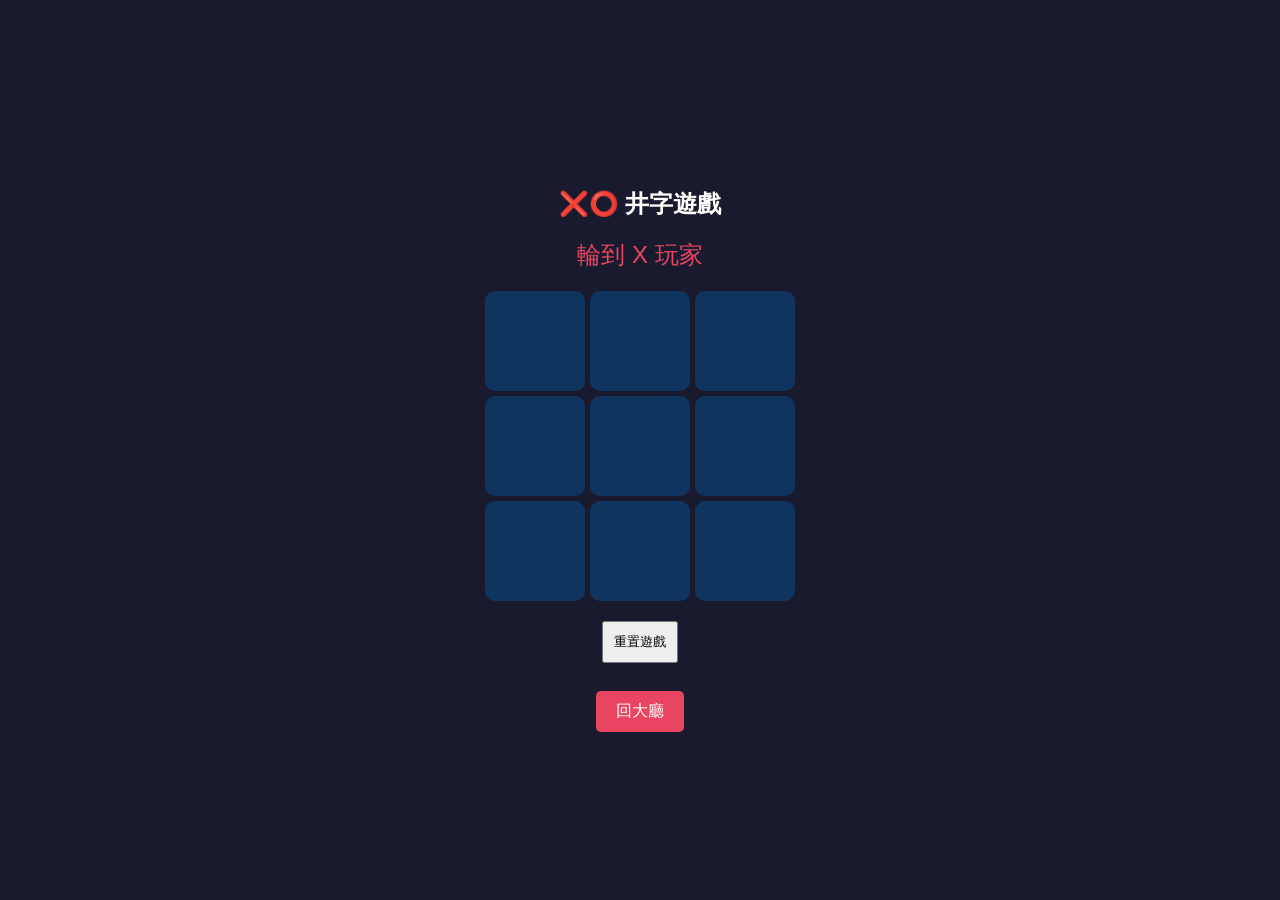
<file: 遊戲館/game2.html>
<!DOCTYPE html>
<html>
<head>
    <title>井字遊戲 - 遊戲館</title>
    <style>
        body { background: #1a1a2e; color: white; display: flex; flex-direction: column; align-items: center; justify-content: center; height: 100vh; margin: 0; font-family: Arial; }
        .board { display: grid; grid-template-columns: repeat(3, 100px); gap: 5px; margin-bottom: 20px;}
        .cell { width: 100px; height: 100px; background: #0f3460; font-size: 2em; display: flex; align-items: center; justify-content: center; cursor: pointer; border-radius: 10px; }
        .cell:hover { background: #16213e; }
        .back-btn { padding: 10px 20px; background: #e94560; color: white; text-decoration: none; border-radius: 5px; }
        #status { font-size: 1.5em; margin-bottom: 20px; color: #e94560;}
    </style>
</head>
<body>
    <h2>❌⭕ 井字遊戲</h2>
    <div id="status">輪到 X 玩家</div>
    <div class="board" id="board">
        <div class="cell" onclick="makeMove(0)"></div>
        <div class="cell" onclick="makeMove(1)"></div>
        <div class="cell" onclick="makeMove(2)"></div>
        <div class="cell" onclick="makeMove(3)"></div>
        <div class="cell" onclick="makeMove(4)"></div>
        <div class="cell" onclick="makeMove(5)"></div>
        <div class="cell" onclick="makeMove(6)"></div>
        <div class="cell" onclick="makeMove(7)"></div>
        <div class="cell" onclick="makeMove(8)"></div>
    </div>
    <button onclick="resetGame()" style="padding:10px; cursor:pointer; margin-bottom: 10px;">重置遊戲</button>
    <br>
    <a href="index.html" class="back-btn">回大廳</a>

    <script>
        let currentPlayer = 'X';
        let board = ['', '', '', '', '', '', '', '', ''];
        let gameActive = true;

        function makeMove(index) {
            if (board[index] === '' && gameActive) {
                board[index] = currentPlayer;
                document.getElementsByClassName('cell')[index].innerText = currentPlayer;
                checkWinner();
                if(gameActive) {
                    currentPlayer = currentPlayer === 'X' ? 'O' : 'X';
                    document.getElementById('status').innerText = "輪到 " + currentPlayer + " 玩家";
                }
            }
        }

        function checkWinner() {
            const winConditions = [
                [0, 1, 2], [3, 4, 5], [6, 7, 8],
                [0, 3, 6], [1, 4, 7], [2, 5, 8],
                [0, 4, 8], [2, 4, 6]
            ];

            for (let condition of winConditions) {
                const [a, b, c] = condition;
                if (board[a] && board[a] === board[b] && board[a] === board[c]) {
                    document.getElementById('status').innerText = "玩家 " + board[a] + " 獲勝！";
                    gameActive = false;
                    return;
                }
            }
            if (!board.includes('')) {
                document.getElementById('status').innerText = "平局！";
                gameActive = false;
            }
        }

        function resetGame() {
            board = ['', '', '', '', '', '', '', '', ''];
            currentPlayer = 'X';
            gameActive = true;
            document.querySelectorAll('.cell').forEach(cell => cell.innerText = '');
            document.getElementById('status').innerText = "輪到 X 玩家";
        }
    </script>
</body>
</html>
</file>
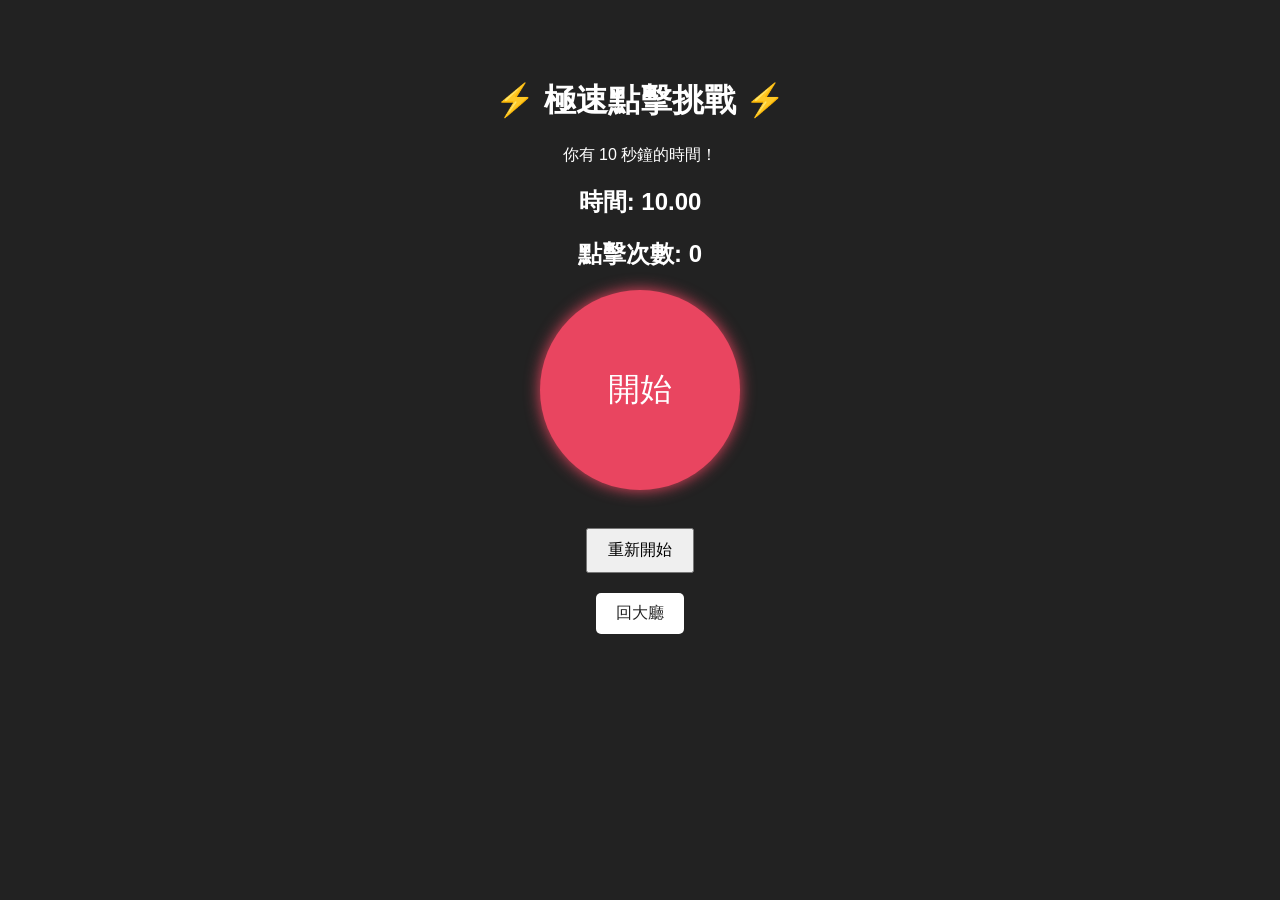
<file: 遊戲館/game3.html>
<!DOCTYPE html>
<html>
<head>
    <title>極速點擊 - 遊戲館</title>
    <style>
        body { background: #222; color: white; text-align: center; padding-top: 50px; font-family: Arial; }
        #clickArea { 
            width: 200px; height: 200px; background: #e94560; border-radius: 50%; margin: 20px auto; 
            display: flex; align-items: center; justify-content: center; font-size: 2em; cursor: pointer; user-select: none;
            box-shadow: 0 0 15px #e94560;
        }
        #clickArea:active { transform: scale(0.95); background: #ff2e4d; }
        .back-btn { margin-top: 20px; display: inline-block; padding: 10px 20px; background: #fff; color: #222; text-decoration: none; border-radius: 5px; }
    </style>
</head>
<body>
    <h1>⚡ 極速點擊挑戰 ⚡</h1>
    <p>你有 10 秒鐘的時間！</p>
    <h2 id="timer">時間: 10.00</h2>
    <h2 id="score">點擊次數: 0</h2>
    
    <div id="clickArea" onclick="clickBtn()">開始</div>
    <br>
    <button onclick="location.reload()" style="padding:10px 20px; font-size:16px;">重新開始</button>
    <br>
    <a href="index.html" class="back-btn">回大廳</a>

    <script>
        let score = 0;
        let timeLeft = 10.00;
        let isPlaying = false;
        let timerInterval;

        function clickBtn() {
            if (timeLeft <= 0) return; // 時間到不能點

            if (!isPlaying) {
                isPlaying = true;
                document.getElementById("clickArea").innerText = "點我!";
                timerInterval = setInterval(() => {
                    timeLeft -= 0.01;
                    document.getElementById("timer").innerText = "時間: " + timeLeft.toFixed(2);
                    if (timeLeft <= 0) {
                        clearInterval(timerInterval);
                        timeLeft = 0;
                        document.getElementById("timer").innerText = "時間: 0.00";
                        document.getElementById("clickArea").innerText = "結束";
                        alert("時間到！你的手速是 " + score + " 次！");
                    }
                }, 10);
            }
            score++;
            document.getElementById("score").innerText = "點擊次數: " + score;
        }
    </script>
</body>
</html>
</file>
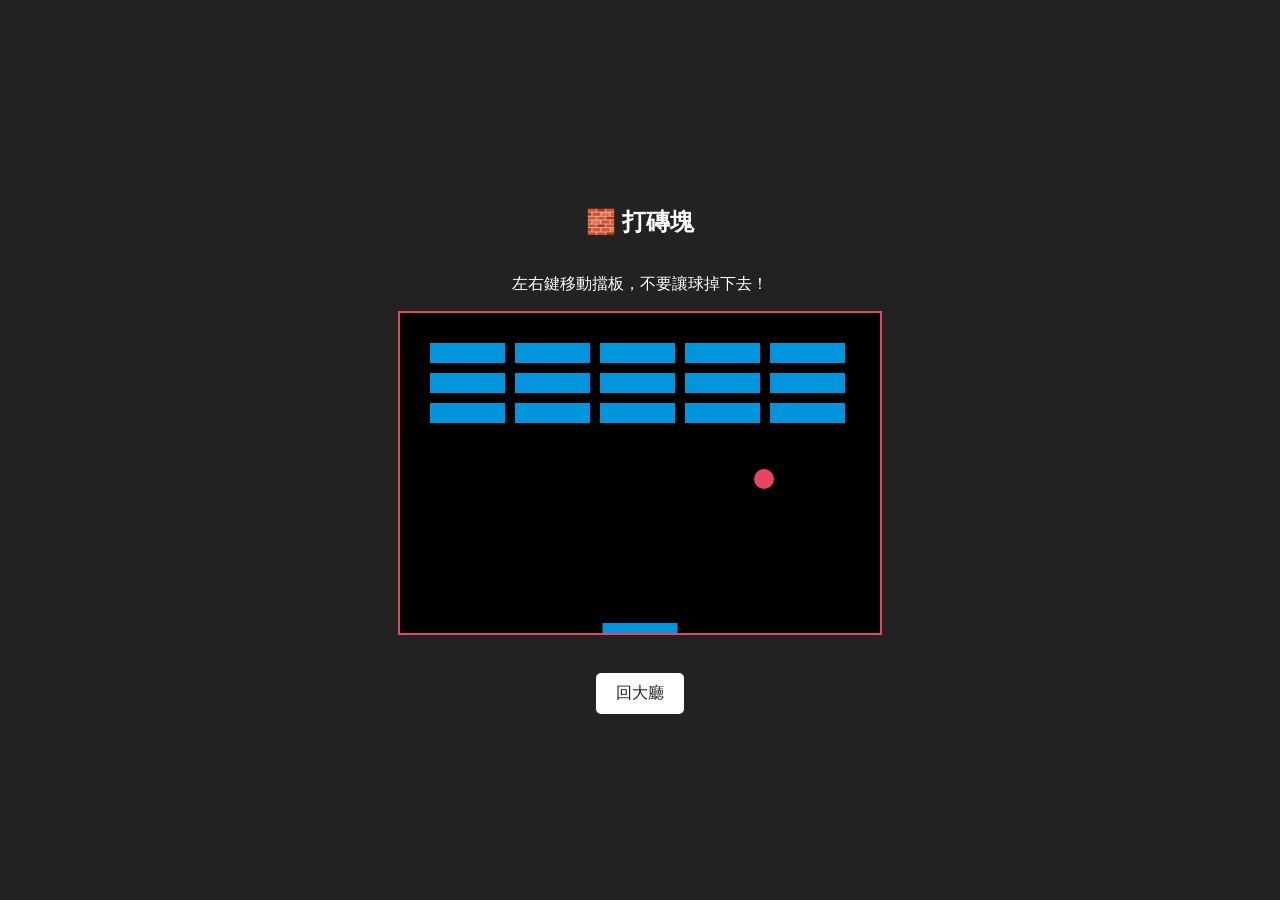
<file: 遊戲館/game4.html>
<!DOCTYPE html>
<html>
<head>
    <title>打磚塊 - 遊戲館</title>
    <style>
        body { background: #222; color: white; display: flex; flex-direction: column; align-items: center; justify-content: center; height: 100vh; margin: 0; font-family: Arial; }
        canvas { background: #000; border: 2px solid #e94560; }
        .back-btn { margin-top: 20px; padding: 10px 20px; background: #fff; color: #222; text-decoration: none; border-radius: 5px; }
    </style>
</head>
<body>
    <h2>🧱 打磚塊</h2>
    <p>左右鍵移動擋板，不要讓球掉下去！</p>
    <canvas id="myCanvas" width="480" height="320"></canvas>
    <br>
    <a href="index.html" class="back-btn">回大廳</a>

    <script>
        var canvas = document.getElementById("myCanvas");
        var ctx = canvas.getContext("2d");
        var ballRadius = 10;
        var x = canvas.width/2;
        var y = canvas.height-30;
        var dx = 2;
        var dy = -2;
        var paddleHeight = 10;
        var paddleWidth = 75;
        var paddleX = (canvas.width-paddleWidth)/2;
        var rightPressed = false;
        var leftPressed = false;
        
        // 磚塊設定
        var brickRowCount = 3;
        var brickColumnCount = 5;
        var brickWidth = 75;
        var brickHeight = 20;
        var brickPadding = 10;
        var brickOffsetTop = 30;
        var brickOffsetLeft = 30;
        var bricks = [];
        for(var c=0; c<brickColumnCount; c++) {
            bricks[c] = [];
            for(var r=0; r<brickRowCount; r++) {
                bricks[c][r] = { x: 0, y: 0, status: 1 };
            }
        }
        var score = 0;

        document.addEventListener("keydown", keyDownHandler, false);
        document.addEventListener("keyup", keyUpHandler, false);

        function keyDownHandler(e) {
            if(e.key == "Right" || e.key == "ArrowRight") rightPressed = true;
            else if(e.key == "Left" || e.key == "ArrowLeft") leftPressed = true;
        }
        function keyUpHandler(e) {
            if(e.key == "Right" || e.key == "ArrowRight") rightPressed = false;
            else if(e.key == "Left" || e.key == "ArrowLeft") leftPressed = false;
        }

        function collisionDetection() {
            for(var c=0; c<brickColumnCount; c++) {
                for(var r=0; r<brickRowCount; r++) {
                    var b = bricks[c][r];
                    if(b.status == 1) {
                        if(x > b.x && x < b.x+brickWidth && y > b.y && y < b.y+brickHeight) {
                            dy = -dy;
                            b.status = 0;
                            score++;
                            if(score == brickRowCount*brickColumnCount) {
                                alert("恭喜過關！");
                                document.location.reload();
                            }
                        }
                    }
                }
            }
        }

        function drawBall() {
            ctx.beginPath();
            ctx.arc(x, y, ballRadius, 0, Math.PI*2);
            ctx.fillStyle = "#e94560";
            ctx.fill();
            ctx.closePath();
        }
        function drawPaddle() {
            ctx.beginPath();
            ctx.rect(paddleX, canvas.height-paddleHeight, paddleWidth, paddleHeight);
            ctx.fillStyle = "#0095DD";
            ctx.fill();
            ctx.closePath();
        }
        function drawBricks() {
            for(var c=0; c<brickColumnCount; c++) {
                for(var r=0; r<brickRowCount; r++) {
                    if(bricks[c][r].status == 1) {
                        var brickX = (c*(brickWidth+brickPadding))+brickOffsetLeft;
                        var brickY = (r*(brickHeight+brickPadding))+brickOffsetTop;
                        bricks[c][r].x = brickX;
                        bricks[c][r].y = brickY;
                        ctx.beginPath();
                        ctx.rect(brickX, brickY, brickWidth, brickHeight);
                        ctx.fillStyle = "#0095DD";
                        ctx.fill();
                        ctx.closePath();
                    }
                }
            }
        }

        function draw() {
            ctx.clearRect(0, 0, canvas.width, canvas.height);
            drawBricks();
            drawBall();
            drawPaddle();
            collisionDetection();

            if(x + dx > canvas.width-ballRadius || x + dx < ballRadius) dx = -dx;
            if(y + dy < ballRadius) dy = -dy;
            else if(y + dy > canvas.height-ballRadius) {
                if(x > paddleX && x < paddleX + paddleWidth) dy = -dy;
                else {
                    alert("遊戲結束 (GAME OVER)");
                    document.location.reload();
                    return; 
                }
            }

            if(rightPressed && paddleX < canvas.width-paddleWidth) paddleX += 7;
            else if(leftPressed && paddleX > 0) paddleX -= 7;

            x += dx;
            y += dy;
            requestAnimationFrame(draw);
        }
        draw();
    </script>
</body>
</html>
</file>
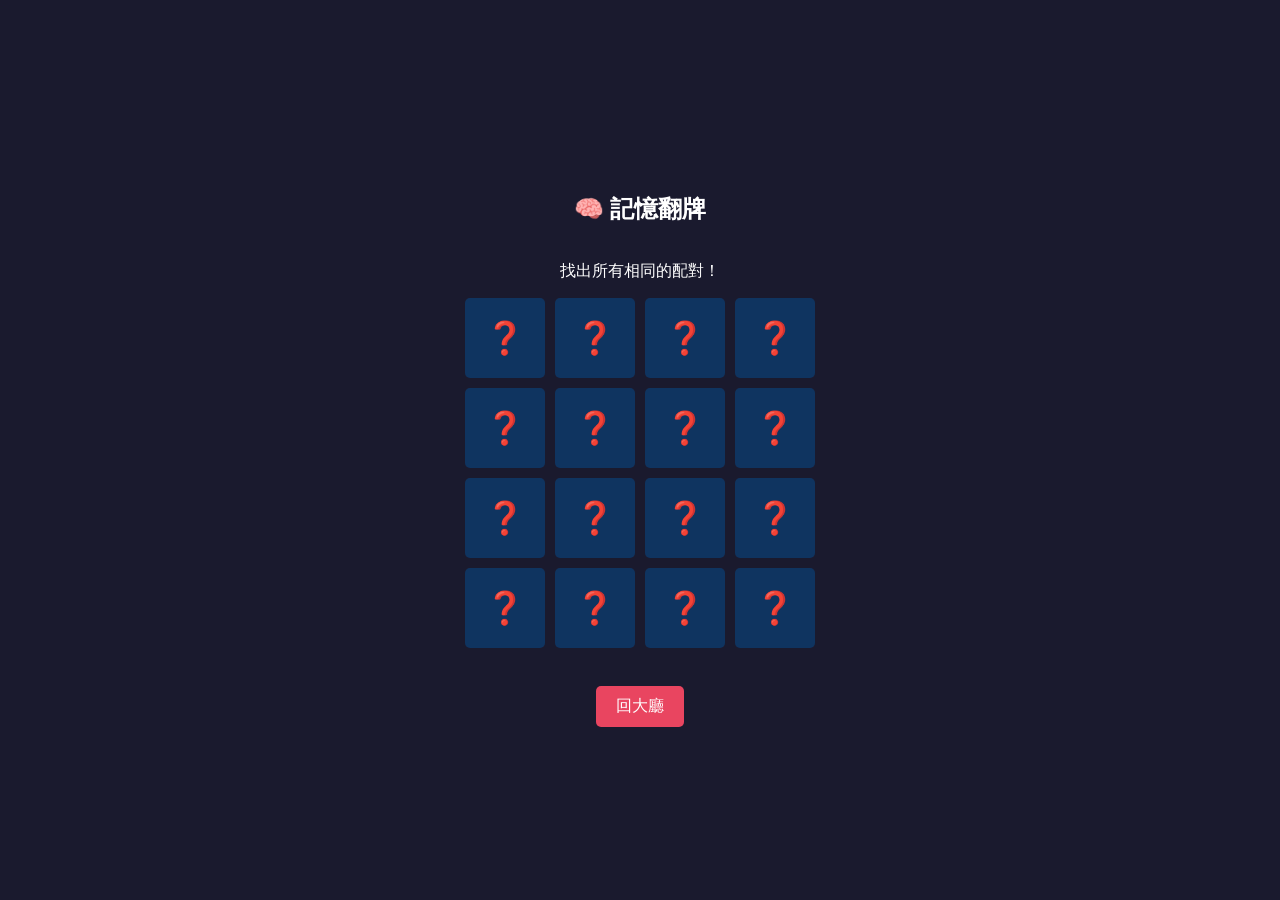
<file: 遊戲館/game5.html>
<!DOCTYPE html>
<html>
<head>
    <title>記憶翻牌 - 遊戲館</title>
    <style>
        body { background: #1a1a2e; color: white; display: flex; flex-direction: column; align-items: center; justify-content: center; height: 100vh; margin: 0; font-family: Arial; }
        .grid { display: grid; grid-template-columns: repeat(4, 80px); gap: 10px; }
        .card { width: 80px; height: 80px; background-color: #0f3460; display: flex; align-items: center; justify-content: center; font-size: 2em; cursor: pointer; border-radius: 5px; user-select: none; }
        .flipped { background-color: #fff; color: #000; }
        .matched { background-color: #e94560; border-color: #e94560; }
        .back-btn { margin-top: 20px; padding: 10px 20px; background: #e94560; color: white; text-decoration: none; border-radius: 5px; }
    </style>
</head>
<body>
    <h2>🧠 記憶翻牌</h2>
    <p>找出所有相同的配對！</p>
    <div class="grid" id="grid"></div>
    <br>
    <a href="index.html" class="back-btn">回大廳</a>

    <script>
        const symbols = ['🍎', '🍎', '🍌', '🍌', '🍇', '🍇', '🍉', '🍉', '🍒', '🍒', '🍍', '🍍', '🥝', '🥝', '🥑', '🥑'];
        let cardsChosen = [];
        let cardsChosenId = [];
        let cardsWon = [];

        // 洗牌
        symbols.sort(() => 0.5 - Math.random());

        const grid = document.getElementById('grid');

        function createBoard() {
            for (let i = 0; i < symbols.length; i++) {
                const card = document.createElement('div');
                card.setAttribute('data-id', i);
                card.classList.add('card');
                card.innerText = '❓';
                card.addEventListener('click', flipCard);
                grid.appendChild(card);
            }
        }

        function checkForMatch() {
            const cards = document.querySelectorAll('.card');
            const optionOneId = cardsChosenId[0];
            const optionTwoId = cardsChosenId[1];

            if (cardsChosen[0] === cardsChosen[1] && optionOneId !== optionTwoId) {
                cards[optionOneId].classList.add('matched');
                cards[optionTwoId].classList.add('matched');
                cardsWon.push(cardsChosen);
            } else {
                cards[optionOneId].innerText = '❓';
                cards[optionOneId].classList.remove('flipped');
                cards[optionTwoId].innerText = '❓';
                cards[optionTwoId].classList.remove('flipped');
            }
            cardsChosen = [];
            cardsChosenId = [];

            if (cardsWon.length === symbols.length / 2) {
                setTimeout(() => alert('恭喜！你完成了所有配對！'), 500);
            }
        }

        function flipCard() {
            let cardId = this.getAttribute('data-id');
            if (!this.classList.contains('flipped') && !this.classList.contains('matched') && cardsChosen.length < 2) {
                cardsChosen.push(symbols[cardId]);
                cardsChosenId.push(cardId);
                this.classList.add('flipped');
                this.innerText = symbols[cardId];
                if (cardsChosen.length === 2) {
                    setTimeout(checkForMatch, 500);
                }
            }
        }

        createBoard();
    </script>
</body>
</html>
</file>
<file: style.css>
/* --- 1. 全局變數與基礎設定 --- */
/* 黑暗模式 (預設) */
:root {
    --bg-color: #0b0c15;
    --card-bg: #151621;
    --primary-color: #00f2ff; /* 賽博藍 */
    --secondary-color: #ff0055; /* 霓虹紅 */
    --text-color: #ffffff;
    --text-muted: #a0a0a0;
    --font-main: 'Noto Sans TC', sans-serif;
    --font-retro: 'Press Start 2P', cursive; /* 像素風格字體 */
    
    /* 明亮模式變數 (預設值，將在[data-theme="light"]中被覆蓋) */
    --bg-color-light: #f5f7fa;
    --card-bg-light: #ffffff;
    --primary-color-light: #007acc;
    --secondary-color-light: #e63946;
    --text-color-light: #1a1a1a;
    --text-muted-light: #666666;
}

/* 明亮模式主題 */
[data-theme="light"] {
    --bg-color: var(--bg-color-light);
    --card-bg: var(--card-bg-light);
    --primary-color: var(--primary-color-light);
    --secondary-color: var(--secondary-color-light);
    --text-color: var(--text-color-light);
    --text-muted: var(--text-muted-light);
}

body {
    font-family: var(--font-main);
    background-color: var(--bg-color);
    color: var(--text-color);
    margin: 0;
    padding: 0;
    overflow-x: hidden;
    min-height: 100vh;
    display: flex;
    flex-direction: column;
    transition: background-color 0.3s ease, color 0.3s ease;
}

/* --- 2. 背景裝飾 (網格效果) --- */
.bg-overlay {
    position: fixed;
    top: 0;
    left: 0;
    width: 100%;
    height: 100%;
    background-image: 
        linear-gradient(rgba(0, 242, 255, 0.03) 1px, transparent 1px),
        linear-gradient(90deg, rgba(0, 242, 255, 0.03) 1px, transparent 1px);
    background-size: 30px 30px;
    z-index: -1;
    pointer-events: none;
}

/* 明亮模式下的背景裝飾 */
[data-theme="light"] .bg-overlay {
    background-image: 
        linear-gradient(rgba(0, 122, 204, 0.05) 1px, transparent 1px),
        linear-gradient(90deg, rgba(0, 122, 204, 0.05) 1px, transparent 1px);
}

/* --- 3. 標頭設計 --- */
header {
    padding: 60px 20px;
    text-align: center;
    background: radial-gradient(circle at center, #1b2735 0%, #090a0f 100%);
    border-bottom: 2px solid var(--primary-color);
    box-shadow: 0 0 20px rgba(0, 242, 255, 0.2);
    transition: background 0.3s ease, border-color 0.3s ease;
}

[data-theme="light"] header {
    background: radial-gradient(circle at center, #e3f2fd 0%, #bbdefb 100%);
    box-shadow: 0 0 20px rgba(0, 122, 204, 0.2);
}

h1 {
    margin: 0;
    font-size: 2em; /* 調整以適應手機，電腦版可用 media query 放大 */
    color: var(--primary-color);
    text-shadow: 2px 2px 0px var(--secondary-color);
    letter-spacing: 2px;
    line-height: 1.4;
}

.subtitle {
    margin-top: 15px;
    font-size: 1.1em;
    color: var(--text-muted);
}

/* --- 4. 遊戲網格佈局 --- */
.container {
    flex: 1; /* 讓內容撐開高度，footer 沉底 */
    max-width: 1200px;
    margin: 0 auto;
    padding: 40px 20px;
    width: 100%;
    box-sizing: border-box;
}

.game-grid {
    display: grid;
    grid-template-columns: repeat(auto-fit, minmax(240px, 1fr));
    gap: 30px;
}

/* --- 5. 遊戲卡片設計 --- */
.game-card {
    position: relative;
    background-color: var(--card-bg);
    border: 1px solid rgba(255, 255, 255, 0.1);
    border-radius: 16px;
    padding: 30px 20px;
    text-decoration: none;
    color: var(--text-color);
    display: flex;
    flex-direction: column;
    align-items: center;
    justify-content: center;
    text-align: center;
    transition: all 0.4s cubic-bezier(0.175, 0.885, 0.32, 1.275); /* 彈性動畫 */
    overflow: hidden;
}

[data-theme="light"] .game-card {
    border: 1px solid rgba(0, 0, 0, 0.1);
    box-shadow: 0 4px 12px rgba(0, 0, 0, 0.05);
}

/* 卡片懸停效果 */
.game-card:hover {
    transform: translateY(-10px) scale(1.02);
    border-color: var(--primary-color);
    box-shadow: 0 10px 30px rgba(0, 242, 255, 0.3);
}

[data-theme="light"] .game-card:hover {
    box-shadow: 0 10px 30px rgba(0, 122, 204, 0.2);
}

.game-card:hover .icon-wrapper {
    transform: scale(1.2) rotate(5deg);
}

/* 圖標樣式 */
.icon-wrapper {
    font-size: 3.5em;
    margin-bottom: 15px;
    transition: transform 0.3s ease;
    filter: drop-shadow(0 0 10px rgba(255,255,255,0.3));
}

[data-theme="light"] .icon-wrapper {
    filter: drop-shadow(0 0 5px rgba(0, 0, 0, 0.1));
}

.card-content h3 {
    margin: 10px 0 5px;
    font-size: 1.4em;
    color: var(--text-color);
}

.card-content p {
    font-size: 0.9em;
    color: var(--text-muted);
    margin: 0;
}

/* --- 6. 標籤 (Badges) --- */
.badge {
    position: absolute;
    top: 10px;
    right: 10px;
    font-size: 0.8em;
    padding: 4px 8px;
    border-radius: 4px;
    font-weight: bold;
    text-transform: uppercase;
}

.hot .badge { background-color: var(--secondary-color); color: white; }
.new .badge { background-color: var(--primary-color); color: #000; }

/* --- 7. 鎖定狀態樣式 --- */
.locked {
    background-color: #1a1a1a;
    border-style: dashed;
    border-color: #444;
    cursor: not-allowed;
    opacity: 0.7;
}

[data-theme="light"] .locked {
    background-color: #f0f0f0;
    border-color: #ccc;
}

.locked:hover {
    transform: none;
    box-shadow: none;
    border-color: #444;
}

[data-theme="light"] .locked:hover {
    border-color: #ccc;
}

.lock-overlay {
    position: absolute;
    top: 0;
    left: 0;
    width: 100%;
    height: 100%;
    background: rgba(0, 0, 0, 0.6);
    display: flex;
    align-items: center;
    justify-content: center;
    border-radius: 16px;
    opacity: 0;
    transition: opacity 0.3s;
}

[data-theme="light"] .lock-overlay {
    background: rgba(255, 255, 255, 0.8);
}

.lock-icon {
    font-size: 3em;
    color: #888;
}

.game-card.locked:hover .lock-overlay {
    opacity: 1;
}

/* --- 8. 頁尾 --- */
footer {
    padding: 30px;
    text-align: center;
    color: var(--text-muted);
    font-size: 0.8em;
    border-top: 1px solid rgba(255, 255, 255, 0.1);
    transition: color 0.3s ease, border-color 0.3s ease;
}

[data-theme="light"] footer {
    border-top: 1px solid rgba(0, 0, 0, 0.1);
}

/* --- 9. 主題切換按鈕 --- */
.theme-toggle {
    position: fixed;
    top: 20px;
    right: 20px;
    z-index: 1000;
    background: var(--card-bg);
    border: 2px solid var(--primary-color);
    border-radius: 50%;
    width: 50px;
    height: 50px;
    display: flex;
    align-items: center;
    justify-content: center;
    cursor: pointer;
    font-size: 1.5em;
    color: var(--primary-color);
    transition: all 0.3s ease;
    box-shadow: 0 4px 12px rgba(0, 0, 0, 0.2);
}

.theme-toggle:hover {
    transform: scale(1.1);
    box-shadow: 0 6px 20px rgba(0, 242, 255, 0.4);
}

[data-theme="light"] .theme-toggle:hover {
    box-shadow: 0 6px 20px rgba(0, 122, 204, 0.3);
}

/* --- 10. 語言切換按鈕 --- */
.language-toggle {
    position: fixed;
    top: 20px;
    right: 80px;
    z-index: 1000;
    background: var(--card-bg);
    border: 2px solid var(--primary-color);
    border-radius: 25px;
    padding: 8px 16px;
    cursor: pointer;
    font-size: 0.9em;
    color: var(--primary-color);
    transition: all 0.3s ease;
    box-shadow: 0 4px 12px rgba(0, 0, 0, 0.2);
    font-weight: bold;
}

.language-toggle:hover {
    transform: scale(1.05);
    background: var(--primary-color);
    color: var(--card-bg);
}

/* --- 11. 手機適配 --- */
@media (max-width: 600px) {
    .game-grid {
        grid-template-columns: 1fr; /* 手機上一行一個 */
    }
    h1 { font-size: 1.5em; }
    .theme-toggle {
        top: 10px;
        right: 10px;
        width: 40px;
        height: 40px;
        font-size: 1.2em;
    }
    .language-toggle {
        top: 10px;
        right: 60px;
        padding: 6px 12px;
        font-size: 0.8em;
    }
}
</file>
<file: 遊戲館/style.css>
/* --- 1. 全局變數與基礎設定 --- */
:root {
    --bg-color: #0b0c15;
    --card-bg: #151621;
    --primary-color: #00f2ff; /* 賽博藍 */
    --secondary-color: #ff0055; /* 霓虹紅 */
    --text-color: #ffffff;
    --text-muted: #a0a0a0;
    --font-main: 'Noto Sans TC', sans-serif;
    --font-retro: 'Press Start 2P', cursive; /* 像素風格字體 */
}

body {
    font-family: var(--font-main);
    background-color: var(--bg-color);
    color: var(--text-color);
    margin: 0;
    padding: 0;
    overflow-x: hidden;
    min-height: 100vh;
    display: flex;
    flex-direction: column;
}

/* --- 2. 背景裝飾 (網格效果) --- */
.bg-overlay {
    position: fixed;
    top: 0;
    left: 0;
    width: 100%;
    height: 100%;
    background-image: 
        linear-gradient(rgba(0, 242, 255, 0.03) 1px, transparent 1px),
        linear-gradient(90deg, rgba(0, 242, 255, 0.03) 1px, transparent 1px);
    background-size: 30px 30px;
    z-index: -1;
    pointer-events: none;
}

/* --- 3. 標頭設計 --- */
header {
    padding: 60px 20px;
    text-align: center;
    background: radial-gradient(circle at center, #1b2735 0%, #090a0f 100%);
    border-bottom: 2px solid var(--primary-color);
    box-shadow: 0 0 20px rgba(0, 242, 255, 0.2);
}

h1 {
    margin: 0;
    font-size: 2em; /* 調整以適應手機，電腦版可用 media query 放大 */
    color: var(--primary-color);
    text-shadow: 2px 2px 0px var(--secondary-color);
    letter-spacing: 2px;
    line-height: 1.4;
}

.subtitle {
    margin-top: 15px;
    font-size: 1.1em;
    color: var(--text-muted);
}

/* --- 4. 遊戲網格佈局 --- */
.container {
    flex: 1; /* 讓內容撐開高度，footer 沉底 */
    max-width: 1200px;
    margin: 0 auto;
    padding: 40px 20px;
    width: 100%;
    box-sizing: border-box;
}

.game-grid {
    display: grid;
    grid-template-columns: repeat(auto-fit, minmax(240px, 1fr));
    gap: 30px;
}

/* --- 5. 遊戲卡片設計 --- */
.game-card {
    position: relative;
    background-color: var(--card-bg);
    border: 1px solid rgba(255, 255, 255, 0.1);
    border-radius: 16px;
    padding: 30px 20px;
    text-decoration: none;
    color: white;
    display: flex;
    flex-direction: column;
    align-items: center;
    justify-content: center;
    text-align: center;
    transition: all 0.4s cubic-bezier(0.175, 0.885, 0.32, 1.275); /* 彈性動畫 */
    overflow: hidden;
}

/* 卡片懸停效果 */
.game-card:hover {
    transform: translateY(-10px) scale(1.02);
    border-color: var(--primary-color);
    box-shadow: 0 10px 30px rgba(0, 242, 255, 0.3);
}

.game-card:hover .icon-wrapper {
    transform: scale(1.2) rotate(5deg);
}

/* 圖標樣式 */
.icon-wrapper {
    font-size: 3.5em;
    margin-bottom: 15px;
    transition: transform 0.3s ease;
    filter: drop-shadow(0 0 10px rgba(255,255,255,0.3));
}

.card-content h3 {
    margin: 10px 0 5px;
    font-size: 1.4em;
    color: #fff;
}

.card-content p {
    font-size: 0.9em;
    color: var(--text-muted);
    margin: 0;
}

/* --- 6. 標籤 (Badges) --- */
.badge {
    position: absolute;
    top: 10px;
    right: 10px;
    font-size: 0.8em;
    padding: 4px 8px;
    border-radius: 4px;
    font-weight: bold;
    text-transform: uppercase;
}

.hot .badge { background-color: var(--secondary-color); color: white; }
.new .badge { background-color: var(--primary-color); color: #000; }

/* --- 7. 鎖定狀態樣式 --- */
.locked {
    background-color: #1a1a1a;
    border-style: dashed;
    border-color: #444;
    cursor: not-allowed;
    opacity: 0.7;
}

.locked:hover {
    transform: none;
    box-shadow: none;
    border-color: #444;
}

.lock-overlay {
    position: absolute;
    top: 0;
    left: 0;
    width: 100%;
    height: 100%;
    background: rgba(0, 0, 0, 0.6);
    display: flex;
    align-items: center;
    justify-content: center;
    border-radius: 16px;
    opacity: 0;
    transition: opacity 0.3s;
}

.game-card.locked:hover .lock-overlay {
    opacity: 1;
}

.lock-icon {
    font-size: 3em;
    color: #888;
}

/* --- 8. 頁尾 --- */
footer {
    padding: 30px;
    text-align: center;
    color: #666;
    font-size: 0.8em;
    border-top: 1px solid #222;
}

/* --- 9. 手機適配 --- */
@media (max-width: 600px) {
    .game-grid {
        grid-template-columns: 1fr; /* 手機上一行一個 */
    }
    h1 { font-size: 1.5em; }
}
</file>
